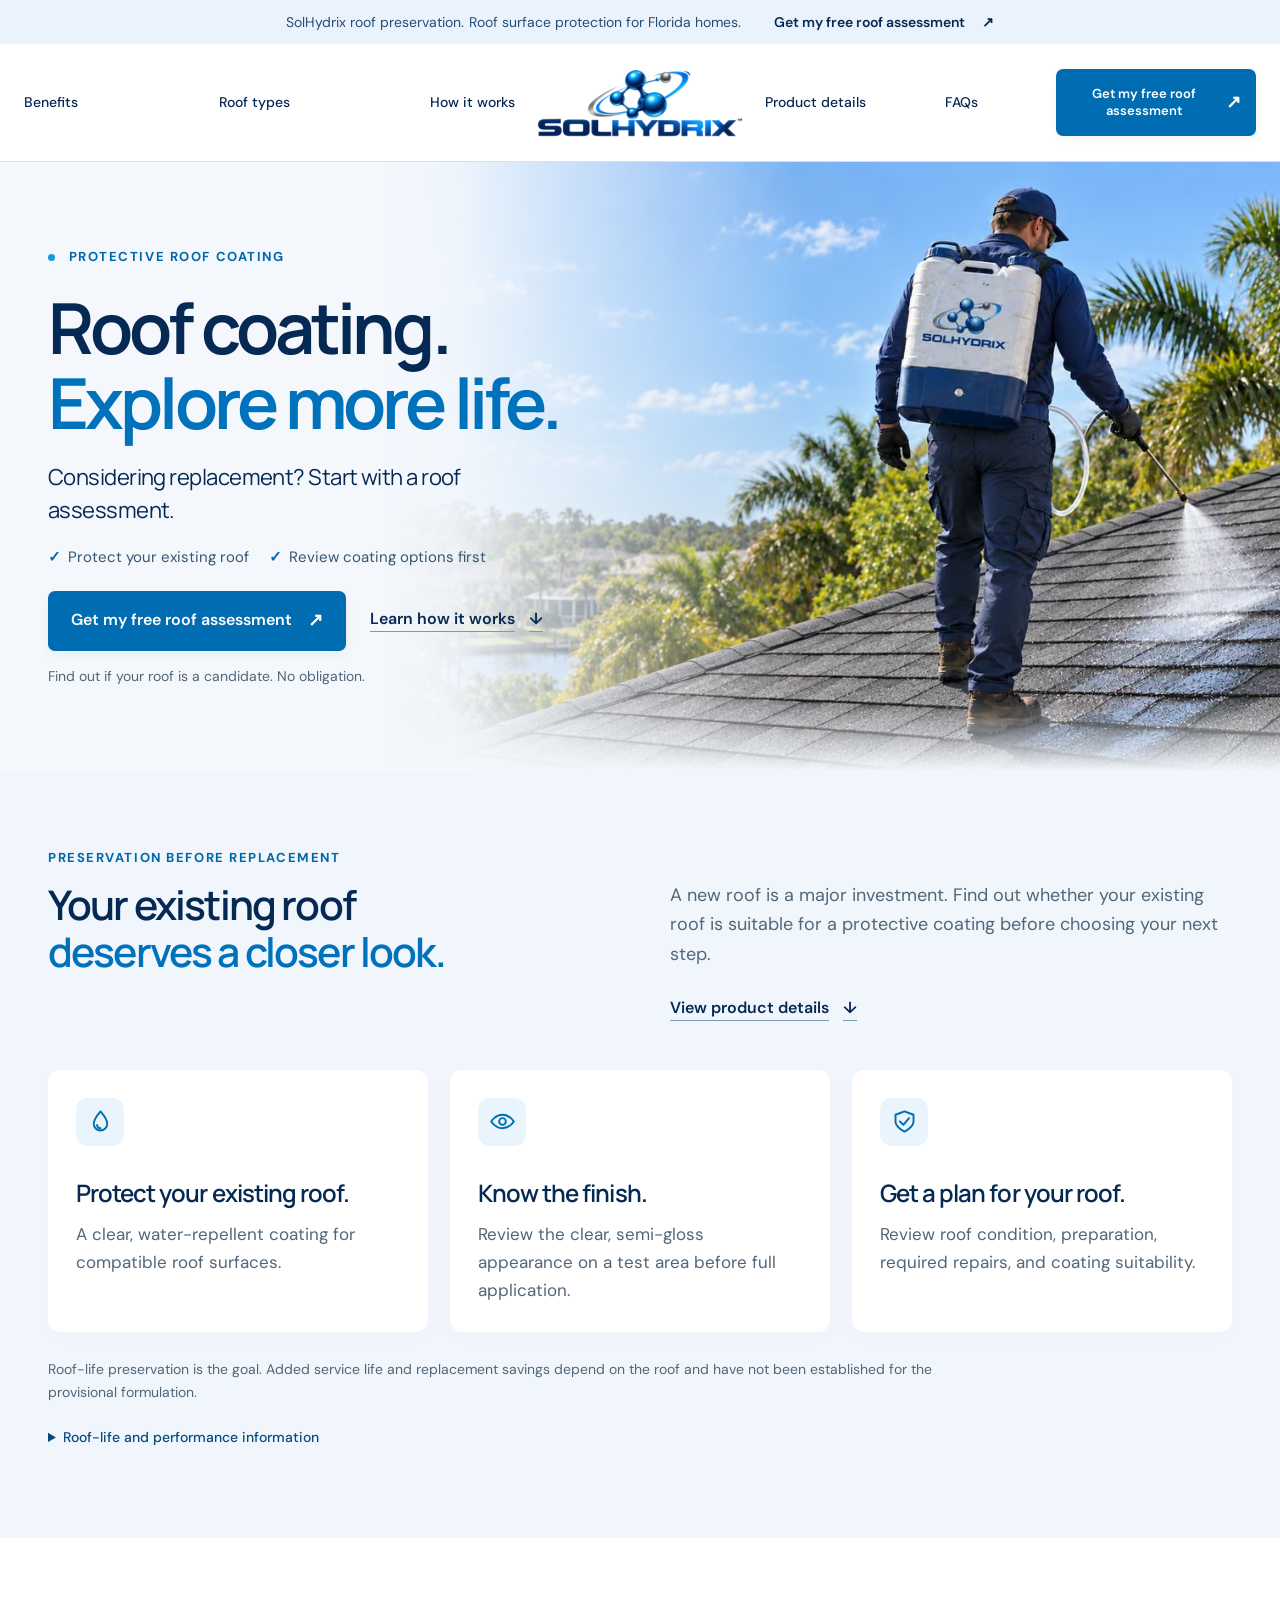
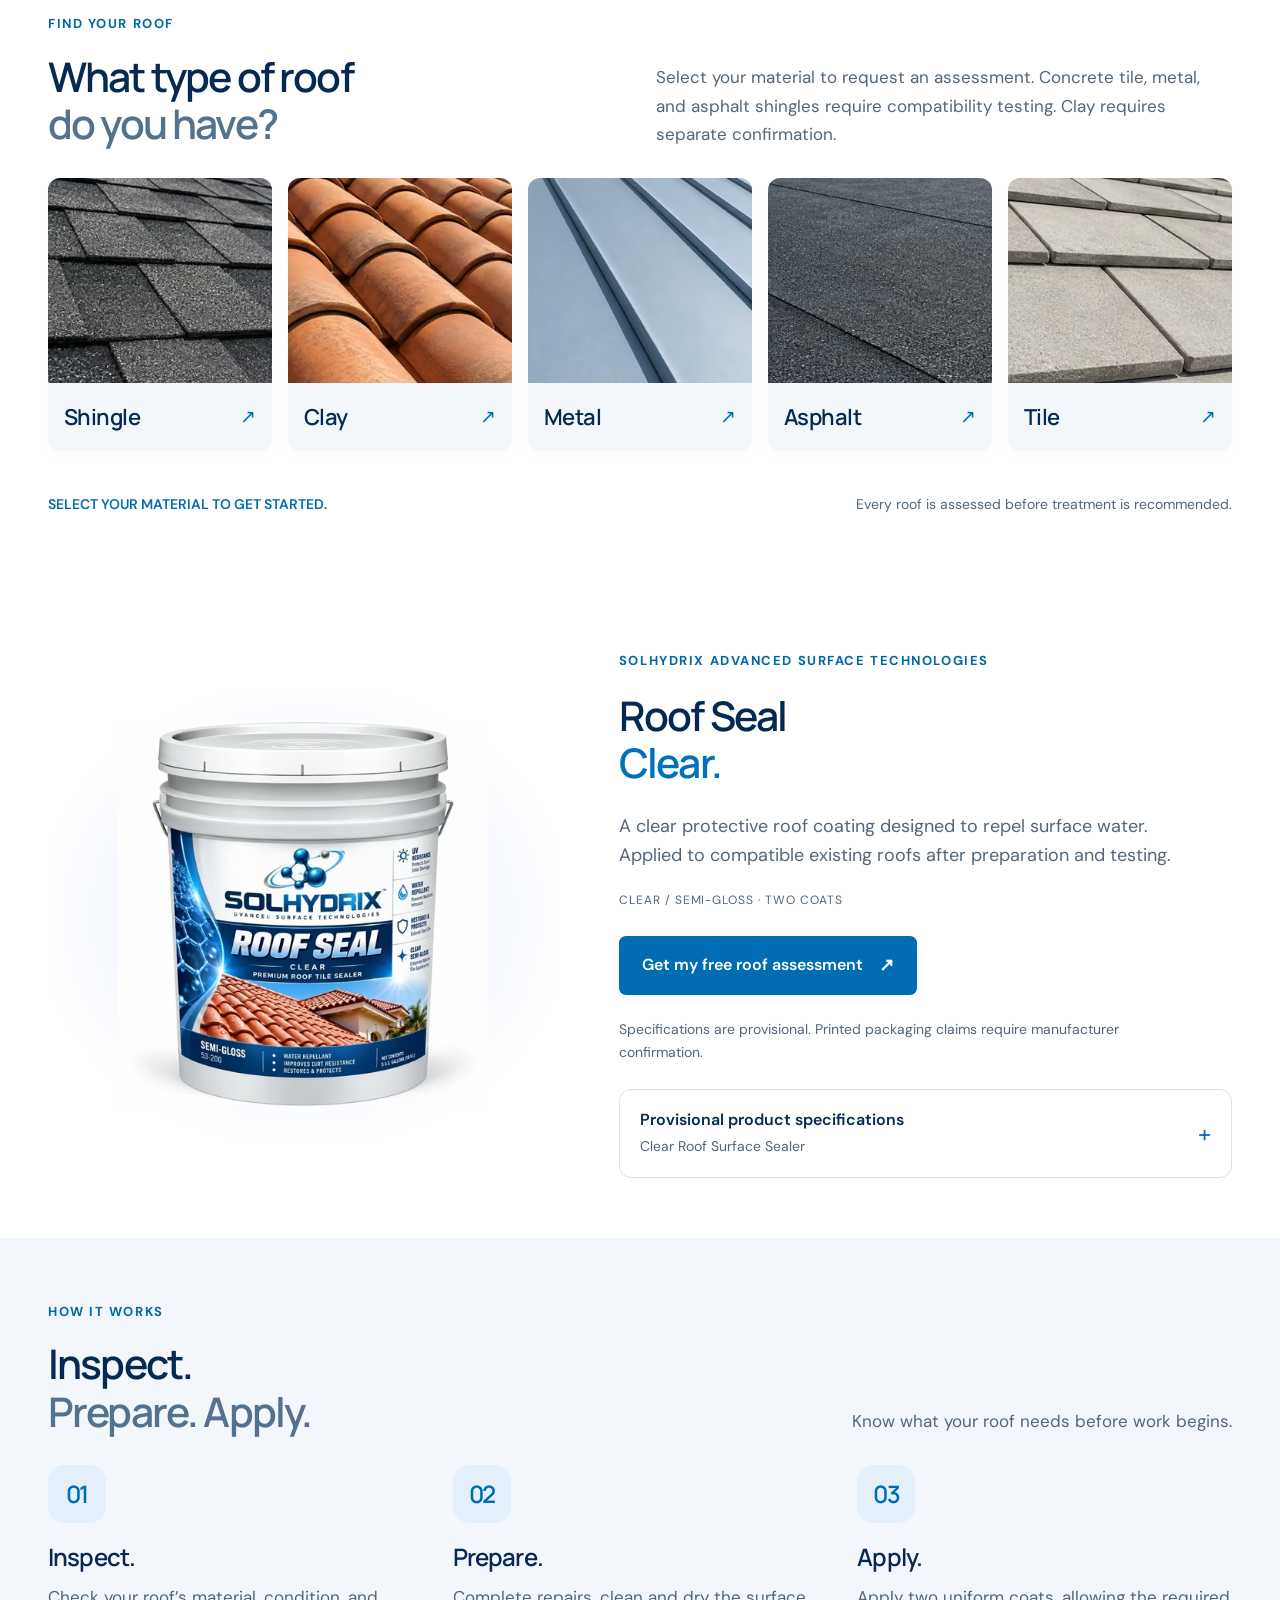
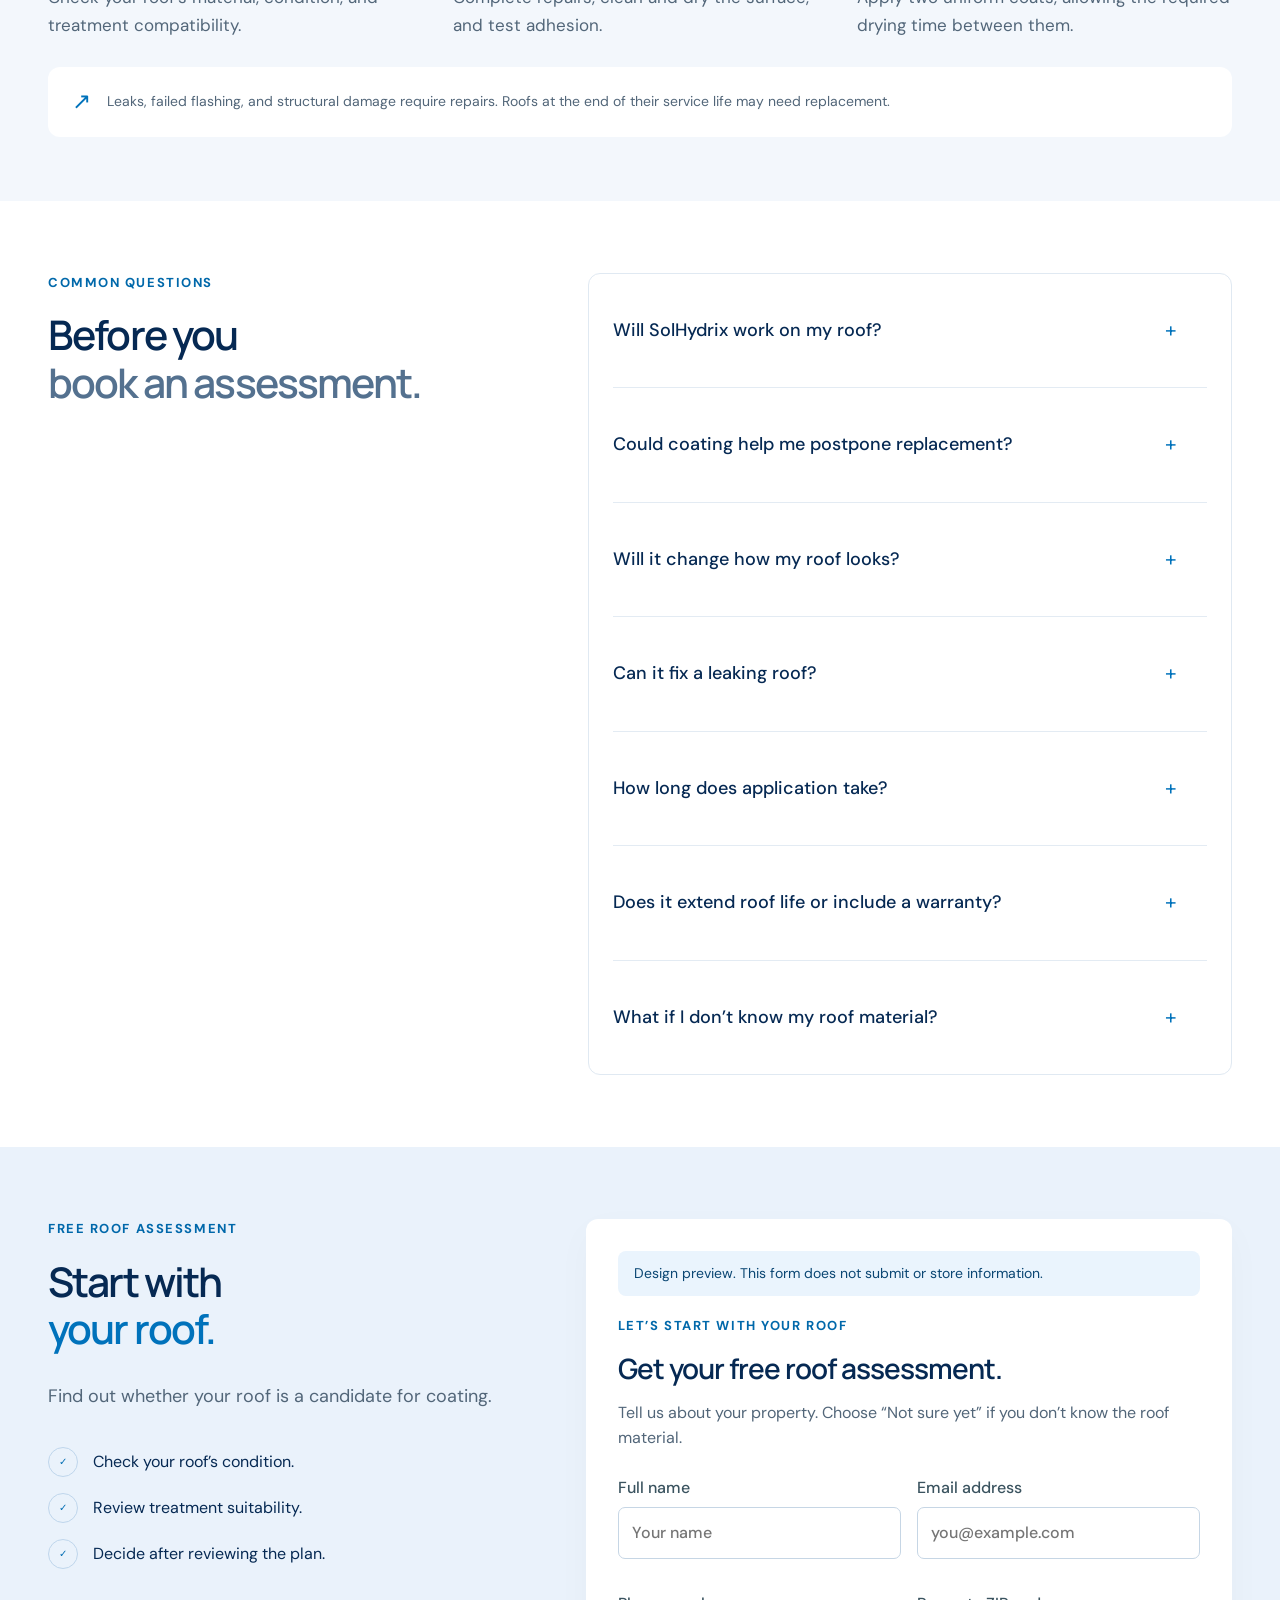
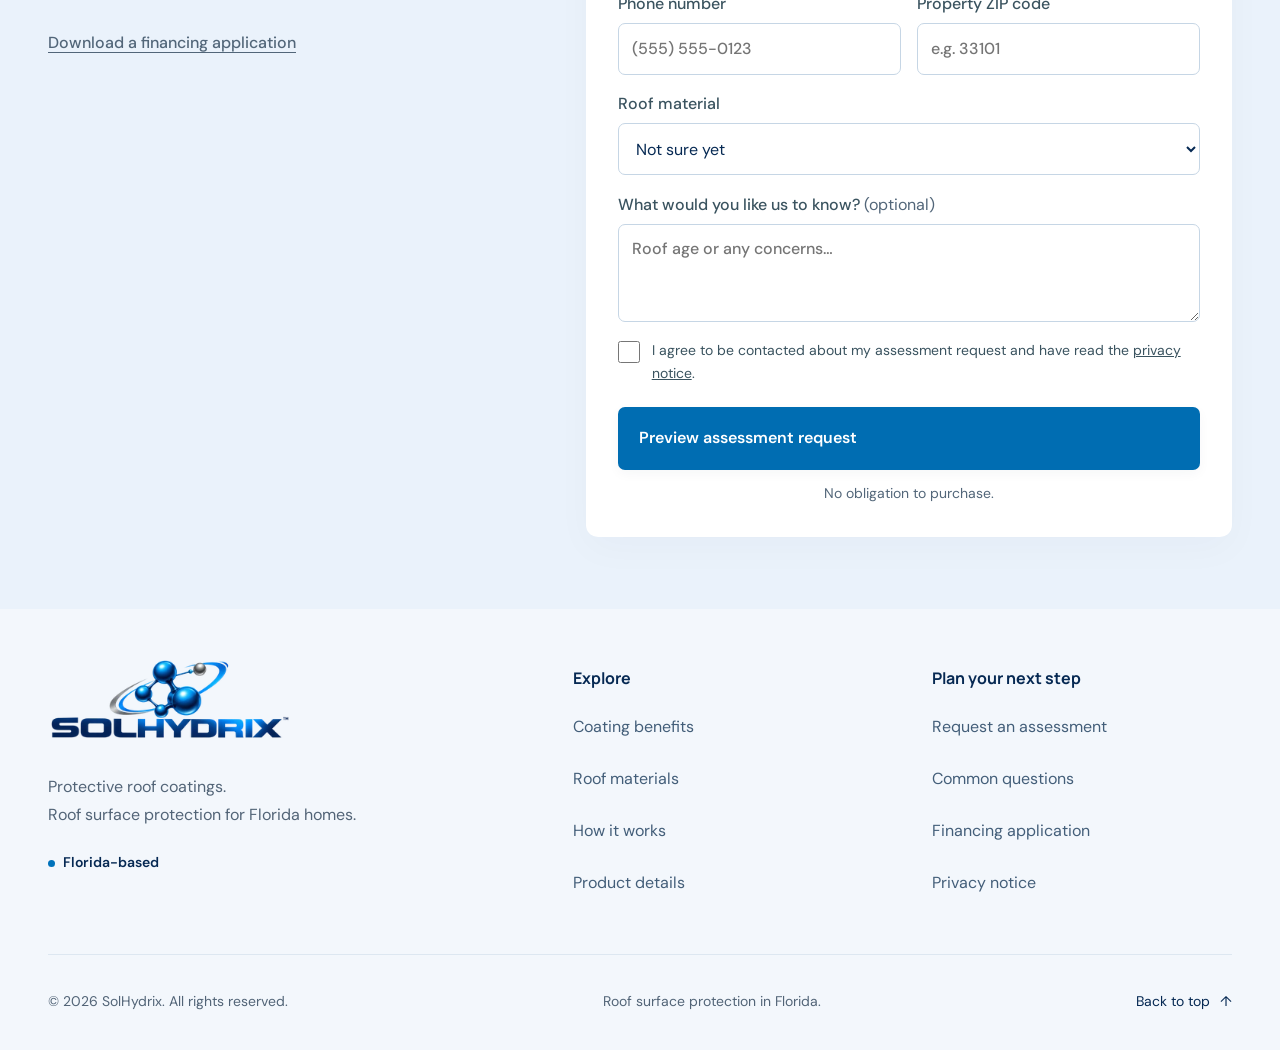
<file: docs/index.html>
<!doctype html>
<html lang="en"><head>
<meta charset="utf-8">
<meta name="viewport" content="width=device-width, initial-scale=1">
<meta name="robots" content="noindex, nofollow">
<meta name="description" content="Static preview of the SolHydrix roof coating website design.">
<meta name="theme-color" content="#ffffff">
<title>SolHydrix | Website design preview</title>
<link rel="icon" href="assets/brand/official-icon-32.png" sizes="32x32">
<link rel="apple-touch-icon" href="assets/brand/official-icon-180.png">
<link rel="preload" href="assets/manrope.woff2?v=8c2def024c1b" as="font" type="font/woff2" crossorigin>
<link rel="preload" href="assets/dm-sans.woff2?v=9fea608a947e" as="font" type="font/woff2" crossorigin>
<link rel="stylesheet" href="performance.bundle.css">
<link rel="stylesheet" href="demo.css">
<script src="site.js" defer></script>
<script src="demo.js" defer></script>
</head><body class="brand-official home">
<a class="skip-link" href="#main">Skip to content</a>
<div class="announcement">SolHydrix roof preservation. <span>Roof surface protection for Florida homes.</span><a href="index.html#assessment">Get my free roof assessment <span aria-hidden="true">↗</span></a></div>
<header class="site-header" id="solhydrix-header">
<a aria-label="SolHydrix home" class="brand" href="index.html"><span class="solhydrix-logo logo-header logo-morph"><span class="logo-full"><img alt="SolHydrix" class="logo-art" decoding="async" height="330" loading="eager" sizes="(max-width: 540px) 180px, 260px" src="assets/brand/official-horizontal-960.webp?v=1793151333" srcset="assets/brand/official-horizontal-320.webp?v=1793151328 320w, assets/brand/official-horizontal-640.webp?v=1793151331 640w, assets/brand/official-horizontal-960.webp?v=1793151333 960w" width="960"/></span><span aria-hidden="true" class="logo-wordmark"><img alt="" class="logo-wordmark-art" decoding="async" height="142" loading="eager" sizes="(max-width: 540px) 140px, 180px" src="assets/brand/official-wordmark-1600.webp?v=1793153058" srcset="assets/brand/official-wordmark-600.webp?v=1793153058 600w, assets/brand/official-wordmark-1000.webp?v=1793153058 1000w, assets/brand/official-wordmark-1600.webp?v=1793153058 1600w" width="1600"/></span></span></a>
<button aria-controls="site-nav" aria-expanded="false" aria-label="Open navigation menu" class="menu-toggle"><span class="menu-label">Menu</span><span aria-hidden="true" class="menu-icon">☰</span></button>
<nav aria-label="Main navigation" id="site-nav">
<div class="nav-group nav-left"><a href="index.html#why-solhydrix">Benefits</a><a href="index.html#roof-types">Roof types</a><a href="index.html#how-it-works">How it works</a></div>
<div class="nav-group nav-right"><a href="index.html#product-specifications">Product details</a><a href="index.html#questions">FAQs</a><a class="button button-small" href="index.html#assessment">Get my free roof assessment <span aria-hidden="true">↗</span></a></div>
</nav></header>
<main id="main">
<section class="hero-premium">
<div class="hero-scene"><picture><source sizes="(max-width: 540px) 100vw, (max-width: 800px) 80vw, 70vw" srcset="assets/optimized/roof-application-480.avif?v=1793158976 480w, assets/optimized/roof-application-768.avif?v=1793158976 768w, assets/optimized/roof-application-1280.avif?v=1793158976 1280w, assets/optimized/roof-application-1600.avif?v=1793158977 1600w" type="image/avif"/><img alt="Illustrative SolHydrix technician spraying roof coating onto asphalt shingles with branded backpack equipment" decoding="async" fetchpriority="high" height="900" loading="eager" sizes="(max-width: 540px) 100vw, (max-width: 800px) 80vw, 70vw" src="assets/optimized/roof-application-1280.webp" srcset="assets/optimized/roof-application-480.webp?v=1793158976 480w, assets/optimized/roof-application-768.webp?v=1793158976 768w, assets/optimized/roof-application-1280.webp?v=1793158976 1280w, assets/optimized/roof-application-1600.webp?v=1793158976 1600w" width="1600"/></picture></div>
<div class="wrap hero-inner">
<div class="hero-premium-copy">
<span class="eyebrow"><span class="status-dot"></span> PROTECTIVE ROOF COATING</span>
<h1>Roof coating.<br/> <span>Explore more life.</span></h1>
<p class="hero-lead">Considering replacement? Start with a roof assessment.</p>
<ul aria-label="Product benefits" class="hero-wins"><li>Protect your existing roof</li><li>Review coating options first</li></ul>
<div class="hero-actions"><a class="button" href="#assessment">Get my free roof assessment <span aria-hidden="true">↗</span></a><a class="text-link" href="#why-solhydrix">Learn how it works <span aria-hidden="true">↓</span></a></div>
<p class="hero-cta-note">Find out if your roof is a candidate. No obligation.</p>
</div>
<div class="scene-note"><span class="note-line"></span><span>PROFESSIONALLY APPLIED COATING.<br/><strong>CARE FOR YOUR EXISTING ROOF.</strong></span></div>
</div>
<div class="hero-base wrap"><span>ROOF SURFACE PROTECTION.</span><span>SEE HOW IT WORKS <span aria-hidden="true">↓</span></span></div>
</section>
<section class="difference-section" id="why-solhydrix">
<div class="wrap difference-grid">
<div class="difference-intro">
<span class="eyebrow">PRESERVATION BEFORE REPLACEMENT</span>
<h2>Your existing roof<br/> <span>deserves a closer look.</span></h2>
<p>A new roof is a major investment. Find out whether your existing roof is suitable for a protective coating before choosing your next step.</p>
<a class="text-link" href="#product-specifications">View product details <span aria-hidden="true">↓</span></a>
</div>
<div class="benefit-marketing">
<div class="feature-grid">
<article><span aria-hidden="true" class="feature-symbol"></span><h3>Protect your existing roof.</h3><p>A clear, water-repellent coating for compatible roof surfaces.</p></article>
<article><span aria-hidden="true" class="feature-symbol"></span><h3>Know the finish.</h3><p>Review the clear, semi-gloss appearance on a test area before full application.</p></article>
<article><span aria-hidden="true" class="feature-symbol"></span><h3>Get a plan for your roof.</h3><p>Review roof condition, preparation, required repairs, and coating suitability.</p></article>
</div>
<p class="benefit-verification">Roof-life preservation is the goal. Added service life and replacement savings depend on the roof and have not been established for the provisional formulation.</p>
<details class="development-detail"><summary>Roof-life and performance information</summary><p>SolHydrix is being developed with longer roof life, sun-exposure protection, and asphalt-shingle granule retention as intended benefits. The provisional documents describe a clear acrylic sealer; they do not establish added years, UV performance, granule-retention results, or savings. Manufacturer verification is required before those results can be stated.</p></details>
</div>
</div>
</section>
<section class="section wrap material-section" id="roof-types">
<div class="section-heading">
<div><span class="eyebrow">FIND YOUR ROOF</span><h2>What type of roof<br/> <span>do you have?</span></h2></div>
<p>Select your material to request an assessment. Concrete tile, metal, and asphalt shingles require compatibility testing. Clay requires separate confirmation.</p>
</div>
<div class="material-grid material-grid-reveal"><a aria-label="Start an assessment for a shingle roof" class="material-card" data-material="Shingle" href="#assessment"><div class="material-photo material-shingle"><picture><source sizes="(max-width: 540px) 45vw, (max-width: 1000px) 30vw, 250px" srcset="assets/optimized/roof-shingle-240.avif?v=1793158977 240w, assets/optimized/roof-shingle-320.avif?v=1793158977 320w, assets/optimized/roof-shingle-480.avif?v=1793158977 480w" type="image/avif"/><img alt="Shingle roof surface" class="material-image" decoding="async" height="400" loading="lazy" sizes="auto, (max-width: 540px) 45vw, (max-width: 1000px) 30vw, 250px" src="assets/optimized/roof-shingle-480.webp?v=1793158977" srcset="assets/optimized/roof-shingle-240.webp?v=1793158977 240w, assets/optimized/roof-shingle-320.webp?v=1793158977 320w, assets/optimized/roof-shingle-480.webp?v=1793158977 480w" width="480"/></picture></div><span><strong>Shingle</strong><i aria-hidden="true">↗</i></span></a><a aria-label="Start an assessment for a clay roof" class="material-card" data-material="Clay" href="#assessment"><div class="material-photo material-clay"><picture><source sizes="(max-width: 540px) 45vw, (max-width: 1000px) 30vw, 250px" srcset="assets/optimized/roof-clay-240.avif?v=1793158977 240w, assets/optimized/roof-clay-320.avif?v=1793158977 320w, assets/optimized/roof-clay-480.avif?v=1793158977 480w" type="image/avif"/><img alt="Clay roof surface" class="material-image" decoding="async" height="400" loading="lazy" sizes="auto, (max-width: 540px) 45vw, (max-width: 1000px) 30vw, 250px" src="assets/optimized/roof-clay-480.webp?v=1793158977" srcset="assets/optimized/roof-clay-240.webp?v=1793158977 240w, assets/optimized/roof-clay-320.webp?v=1793158977 320w, assets/optimized/roof-clay-480.webp?v=1793158977 480w" width="480"/></picture></div><span><strong>Clay</strong><i aria-hidden="true">↗</i></span></a><a aria-label="Start an assessment for a metal roof" class="material-card" data-material="Metal" href="#assessment"><div class="material-photo material-metal"><picture><source sizes="(max-width: 540px) 45vw, (max-width: 1000px) 30vw, 250px" srcset="assets/optimized/roof-metal-240.avif?v=1793158977 240w, assets/optimized/roof-metal-320.avif?v=1793158977 320w, assets/optimized/roof-metal-480.avif?v=1793158977 480w" type="image/avif"/><img alt="Metal roof surface" class="material-image" decoding="async" height="400" loading="lazy" sizes="auto, (max-width: 540px) 45vw, (max-width: 1000px) 30vw, 250px" src="assets/optimized/roof-metal-480.webp?v=1793158977" srcset="assets/optimized/roof-metal-240.webp?v=1793158977 240w, assets/optimized/roof-metal-320.webp?v=1793158977 320w, assets/optimized/roof-metal-480.webp?v=1793158977 480w" width="480"/></picture></div><span><strong>Metal</strong><i aria-hidden="true">↗</i></span></a><a aria-label="Start an assessment for an asphalt roof" class="material-card" data-material="Asphalt" href="#assessment"><div class="material-photo material-asphalt"><picture><source sizes="(max-width: 540px) 45vw, (max-width: 1000px) 30vw, 250px" srcset="assets/optimized/roof-asphalt-240.avif?v=1793158977 240w, assets/optimized/roof-asphalt-320.avif?v=1793158977 320w, assets/optimized/roof-asphalt-480.avif?v=1793158977 480w" type="image/avif"/><img alt="Asphalt roof surface" class="material-image" decoding="async" height="400" loading="lazy" sizes="auto, (max-width: 540px) 45vw, (max-width: 1000px) 30vw, 250px" src="assets/optimized/roof-asphalt-480.webp?v=1793158977" srcset="assets/optimized/roof-asphalt-240.webp?v=1793158977 240w, assets/optimized/roof-asphalt-320.webp?v=1793158977 320w, assets/optimized/roof-asphalt-480.webp?v=1793158977 480w" width="480"/></picture></div><span><strong>Asphalt</strong><i aria-hidden="true">↗</i></span></a><a aria-label="Start an assessment for a tile roof" class="material-card" data-material="Tile" href="#assessment"><div class="material-photo material-tile"><picture><source sizes="(max-width: 540px) 45vw, (max-width: 1000px) 30vw, 250px" srcset="assets/optimized/roof-tile-240.avif?v=1793158977 240w, assets/optimized/roof-tile-320.avif?v=1793158977 320w, assets/optimized/roof-tile-480.avif?v=1793158977 480w" type="image/avif"/><img alt="Tile roof surface" class="material-image" decoding="async" height="400" loading="lazy" sizes="auto, (max-width: 540px) 45vw, (max-width: 1000px) 30vw, 250px" src="assets/optimized/roof-tile-480.webp?v=1793158977" srcset="assets/optimized/roof-tile-240.webp?v=1793158977 240w, assets/optimized/roof-tile-320.webp?v=1793158977 320w, assets/optimized/roof-tile-480.webp?v=1793158977 480w" width="480"/></picture></div><span><strong>Tile</strong><i aria-hidden="true">↗</i></span></a></div>
<div class="material-bottom"><span>SELECT YOUR MATERIAL TO GET STARTED.</span><p>Every roof is assessed before treatment is recommended.</p></div>
</section>
<section aria-labelledby="brand-product-title" class="brand-product"><div class="wrap brand-product-grid"><div class="brand-product-visual"><picture><source sizes="(max-width: 540px) 240px, 370px" srcset="assets/optimized/roof-seal-clear-240.avif?v=1793158978 240w, assets/optimized/roof-seal-clear-360.avif?v=1793158978 360w, assets/optimized/roof-seal-clear-480.avif?v=1793158978 480w, assets/optimized/roof-seal-clear-720.avif?v=1793158978 720w, assets/optimized/roof-seal-clear-960.avif?v=1793158978 960w" type="image/avif"/><img alt="SolHydrix Roof Seal Clear official product mockup" class="bucket-art" decoding="async" height="997" loading="lazy" sizes="auto, (max-width: 540px) 240px, 370px" src="assets/brand/official-roofsealclear-960.webp?v=1793151338" srcset="assets/brand/official-roofsealclear-320.webp?v=1793151338 320w, assets/brand/official-roofsealclear-640.webp?v=1793151338 640w, assets/brand/official-roofsealclear-960.webp?v=1793151338 960w" width="960"/></picture></div><div class="brand-product-copy"><span class="eyebrow">SOLHYDRIX ADVANCED SURFACE TECHNOLOGIES</span><h2 id="brand-product-title">Roof Seal<br/><span>Clear.</span></h2><p>A clear protective roof coating designed to repel surface water. Applied to compatible existing roofs after preparation and testing.</p><p class="product-finish">CLEAR / SEMI-GLOSS · TWO COATS</p><a class="button" href="#assessment">Get my free roof assessment <span aria-hidden="true">↗</span></a><p class="brand-product-note">Specifications are provisional. Printed packaging claims require manufacturer confirmation.</p><details class="product-specifications" id="product-specifications">
<summary><span><strong>Provisional product specifications</strong><small>Clear Roof Surface Sealer</small></span><span aria-hidden="true" class="spec-toggle"></span></summary>
<div class="spec-content">
<p class="spec-status"><strong>Provisional technical basis.</strong> All figures are conditional on verification of the final formulation and manufacturing controls.</p>
<p>UV protection, asphalt-shingle granule retention, and roof-life extension are intended product benefits awaiting manufacturer performance verification. These provisional documents do not establish a measured improvement in those areas.</p>
<table class="spec-table"><caption>Clear Roof Surface Sealer provisional specifications</caption><tbody>
<tr><th scope="row">Finish</th><td>Clear / Semi-gloss</td></tr>
<tr><th scope="row">Packaging</th><td>5 U.S. gallons</td></tr>
<tr><th scope="row">Application</th><td>Two coats</td></tr>
<tr><th scope="row">VOC</th><td>66 g/L</td></tr>
<tr><th scope="row">Touch dry</th><td>Approximately 2 hours</td></tr>
<tr><th scope="row">Recoat</th><td>Approximately 4 hours</td></tr>
</tbody></table>
<p class="spec-conditions">Drying times assume 77°F (25°C) and 50% relative humidity. Touch dry and recoat times are not full-cure times. Actual conditions can affect drying.</p>
<h3>Surface and application requirements</h3>
<p>The provisional documents identify flat and barrel concrete tile, metal roofing, and asphalt shingles, subject to compatibility verification. Clay tile requires separate confirmation.</p>
<p>Repair defects and flashing before application. Surfaces must be dry, clean, and sound. Verify adhesion and compatibility on a test area. Avoid conditions where rain, condensation, or unsuitable temperatures may affect curing.</p>
<p class="spec-final-note">Professional applicators must use appropriate PPE and fall protection. Refer to the product-specific Safety Data Sheet. Safety documentation, approvals, and warranties must be issued or confirmed by the manufacturer. Final product instructions govern application.</p>
</div>
</details>
</div></div></section>
<section class="process-band" id="how-it-works">
<div class="section wrap process-section">
<div class="section-heading"><div><span class="eyebrow">HOW IT WORKS</span><h2>Inspect.<br/> <span>Prepare. Apply.</span></h2></div><p>Know what your roof needs before work begins.</p></div>
<div class="steps">
<article><span class="step-number">01</span><h3>Inspect.</h3><p>Check your roof’s material, condition, and treatment compatibility.</p></article>
<article><span class="step-number">02</span><h3>Prepare.</h3><p>Complete repairs, clean and dry the surface, and test adhesion.</p></article>
<article><span class="step-number">03</span><h3>Apply.</h3><p>Apply two uniform coats, allowing the required drying time between them.</p></article>
</div>
<div class="process-note"><span aria-hidden="true">↗</span><p>Leaks, failed flashing, and structural damage require repairs. Roofs at the end of their service life may need replacement.</p></div>
</div>
</section>
<section class="section wrap faq-section" id="questions">
<div><span class="eyebrow">COMMON QUESTIONS</span><h2>Before you<br/> <span>book an assessment.</span></h2></div>
<div class="faqs">
<details><summary>Will SolHydrix work on my roof?</summary><p>The provisional specifications identify flat and barrel concrete tile, metal roofing, and asphalt shingles. Your roof needs a condition assessment and compatibility test. Clay and other surfaces require separate confirmation.</p></details>
<details><summary>Could coating help me postpone replacement?</summary><p>An assessment can establish whether your roof is suitable for coating. The provisional SolHydrix documents do not establish how long replacement could be deferred or a savings amount. Roofs with structural problems or at the end of their service life may need replacement.</p></details>
<details><summary>Will it change how my roof looks?</summary><p>The specified finish is clear and semi-gloss. A test area helps you review the appearance and adhesion before the full application.</p></details>
<details><summary>Can it fix a leaking roof?</summary><p>Leaks, damaged flashing, and structural problems need appropriate roofing repairs before sealer application.</p></details>
<details><summary>How long does application take?</summary><p>The schedule depends on preparation, roof size, and weather. Provisional drying times are about 2 hours to touch dry and 4 hours to recoat at 77°F and 50% relative humidity. These are not full-cure times.</p></details>
<details><summary>Does it extend roof life or include a warranty?</summary><p>A measured increase in roof life has not been established by the provisional documents. Any warranty must be issued or confirmed by the manufacturer. Review written terms before approving treatment.</p></details>
<details><summary>What if I don’t know my roof material?</summary><p>Choose “Not sure yet” on the form and share what you know.</p></details>
</div>
</section>
<section class="assessment-section" id="assessment">
<div class="wrap assessment-layout">
<div class="assessment-copy"><span class="eyebrow">FREE ROOF ASSESSMENT</span><h2>Start with<br/> <span>your roof.</span></h2><p>Find out whether your roof is a candidate for coating.</p><div class="assessment-points"><div><span>✓</span><p>Check your roof’s condition.</p></div><div><span>✓</span><p>Review treatment suitability.</p></div><div><span>✓</span><p>Decide after reviewing the plan.</p></div></div><p class="assessment-financing"><a href="financing.html">Download a financing application</a></p><span class="local-note">SOLHYDRIX · ROOF SURFACE PROTECTION.</span></div>
<div><div aria-label="Assessment form preview" class="assessment-form" role="group"><p class="demo-note">Design preview. This form does not submit or store information.</p>

<div class="form-top"><span class="eyebrow">LET’S START WITH YOUR ROOF</span><h3>Get your free roof assessment.</h3><p>Tell us about your property. Choose “Not sure yet” if you don’t know the roof material.</p></div>
<div class="form-grid">
<label>Full name<input maxlength="100" placeholder="Your name"/></label>
<label>Email address<input maxlength="160" placeholder="you@example.com" type="email"/></label>
<label>Phone number<input maxlength="30" placeholder="(555) 555-0123" type="tel"/></label>
<label>Property ZIP code<input inputmode="numeric" maxlength="5" pattern="[0-9]{5}" placeholder="e.g. 33101"/></label>
</div>
<label>Roof material<select id="roof-material"><option value="Not sure">Not sure yet</option><option>Shingle</option><option>Clay</option><option>Metal</option><option>Asphalt</option><option>Tile</option></select></label>
<label>What would you like us to know? <span class="optional">(optional)</span><textarea maxlength="2000" placeholder="Roof age or any concerns…" rows="3"></textarea></label>

<label class="consent"><input type="checkbox" value="1"/><span>I agree to be contacted about my assessment request and have read the <a href="privacy.html">privacy notice</a>.</span></label>
<button class="button" data-demo-action="assessment" type="button">Preview assessment request</button><p class="form-note">No obligation to purchase.</p>
<p class="demo-response" hidden="" role="status">Preview only. No information was sent.</p></div>
</div>
</div>
</section>
</main>
<footer class="site-footer showcase-footer">
<div class="wrap footer-shell">
<div class="footer-grid">
<div class="footer-identity">
<a aria-label="SolHydrix home" class="brand" href="index.html"><picture class="solhydrix-logo logo-footer"><img alt="SolHydrix" class="logo-art logo-layout-horizontal" decoding="async" height="330" loading="lazy" sizes="(max-width: 540px) 180px, 250px" src="assets/brand/official-horizontal-960.webp?v=1793151333" srcset="assets/brand/official-horizontal-320.webp?v=1793151328 320w, assets/brand/official-horizontal-640.webp?v=1793151331 640w, assets/brand/official-horizontal-960.webp?v=1793151333 960w" width="960"/></picture></a>
<p>Protective roof coatings.<br/>Roof surface protection for Florida homes.</p>
<span class="footer-location"><span aria-hidden="true"></span>Florida-based</span>
</div>
<nav aria-label="Explore SolHydrix" class="footer-links">
<h3>Explore</h3>
<a href="index.html#why-solhydrix">Coating benefits</a>
<a href="index.html#roof-types">Roof materials</a>
<a href="index.html#how-it-works">How it works</a>
<a href="index.html#product-specifications">Product details</a>
</nav>
<nav aria-label="SolHydrix resources" class="footer-links">
<h3>Plan your next step</h3>
<a href="index.html#assessment">Request an assessment</a>
<a href="index.html#questions">Common questions</a>
<a href="financing.html">Financing application</a>
<a href="privacy.html">Privacy notice</a>
</nav>
</div>
<div class="footer-legal"><span>© 2026 SolHydrix. All rights reserved.</span><span>Roof surface protection in Florida.</span><a href="#main">Back to top <span aria-hidden="true">↑</span></a></div>
</div>
</footer>
</body></html>
</file>
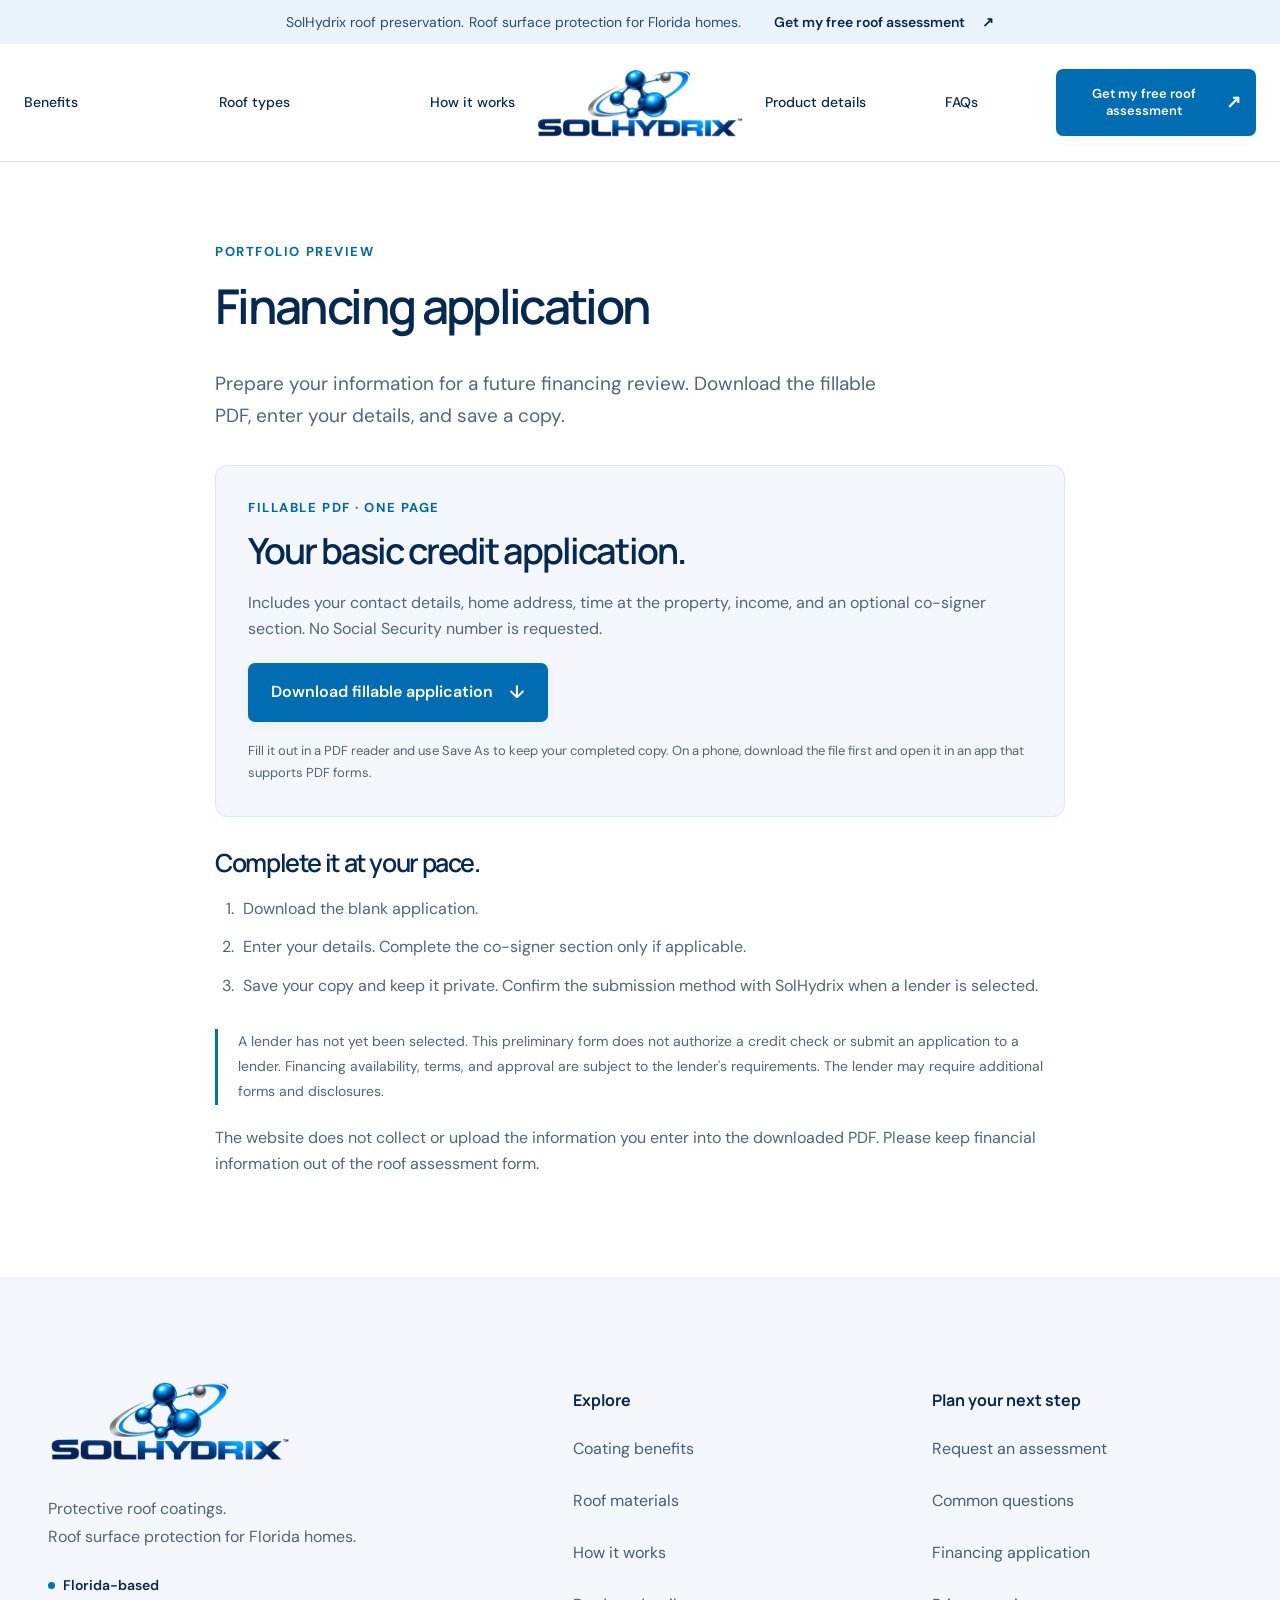
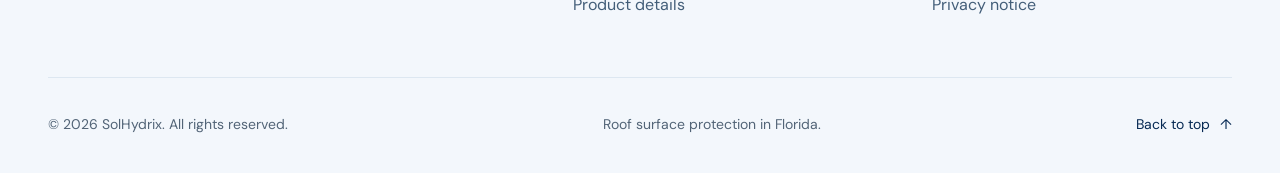
<file: docs/financing.html>
<!doctype html>
<html lang="en"><head>
<meta charset="utf-8">
<meta name="viewport" content="width=device-width, initial-scale=1">
<meta name="robots" content="noindex, nofollow">
<meta name="description" content="Preview of the SolHydrix downloadable financing form.">
<meta name="theme-color" content="#ffffff">
<title>Financing application | SolHydrix preview</title>
<link rel="icon" href="assets/brand/official-icon-32.png" sizes="32x32">
<link rel="apple-touch-icon" href="assets/brand/official-icon-180.png">
<link rel="preload" href="assets/manrope.woff2?v=8c2def024c1b" as="font" type="font/woff2" crossorigin>
<link rel="preload" href="assets/dm-sans.woff2?v=9fea608a947e" as="font" type="font/woff2" crossorigin>
<link rel="stylesheet" href="performance.bundle.css">
<link rel="stylesheet" href="demo.css">
<script src="site.js" defer></script>
<script src="demo.js" defer></script>
</head><body class="brand-official page">
<a class="skip-link" href="#main">Skip to content</a>
<div class="announcement">SolHydrix roof preservation. <span>Roof surface protection for Florida homes.</span><a href="index.html#assessment">Get my free roof assessment <span aria-hidden="true">↗</span></a></div>
<header class="site-header" id="solhydrix-header">
<a aria-label="SolHydrix home" class="brand" href="index.html"><span class="solhydrix-logo logo-header logo-morph"><span class="logo-full"><img alt="SolHydrix" class="logo-art" decoding="async" height="330" loading="eager" sizes="(max-width: 540px) 180px, 260px" src="assets/brand/official-horizontal-960.webp?v=1793151333" srcset="assets/brand/official-horizontal-320.webp?v=1793151328 320w, assets/brand/official-horizontal-640.webp?v=1793151331 640w, assets/brand/official-horizontal-960.webp?v=1793151333 960w" width="960"/></span><span aria-hidden="true" class="logo-wordmark"><img alt="" class="logo-wordmark-art" decoding="async" height="142" loading="eager" sizes="(max-width: 540px) 140px, 180px" src="assets/brand/official-wordmark-1600.webp?v=1793153058" srcset="assets/brand/official-wordmark-600.webp?v=1793153058 600w, assets/brand/official-wordmark-1000.webp?v=1793153058 1000w, assets/brand/official-wordmark-1600.webp?v=1793153058 1600w" width="1600"/></span></span></a>
<button aria-controls="site-nav" aria-expanded="false" aria-label="Open navigation menu" class="menu-toggle"><span class="menu-label">Menu</span><span aria-hidden="true" class="menu-icon">☰</span></button>
<nav aria-label="Main navigation" id="site-nav">
<div class="nav-group nav-left"><a href="index.html#why-solhydrix">Benefits</a><a href="index.html#roof-types">Roof types</a><a href="index.html#how-it-works">How it works</a></div>
<div class="nav-group nav-right"><a href="index.html#product-specifications">Product details</a><a href="index.html#questions">FAQs</a><a class="button button-small" href="index.html#assessment">Get my free roof assessment <span aria-hidden="true">↗</span></a></div>
</nav></header>
<main id="main"><div class="prose wrap"><span class="eyebrow">PORTFOLIO PREVIEW</span><h1>Financing application</h1>
<div class="financing-intro">
<p>Prepare your information for a future financing review. Download the fillable PDF, enter your details, and save a copy.</p>
<div class="financing-download">
<span class="eyebrow">FILLABLE PDF · ONE PAGE</span>
<h2>Your basic credit application.</h2>
<p>Includes your contact details, home address, time at the property, income, and an optional co-signer section. No Social Security number is requested.</p>
<a class="button" download="SolHydrix-Basic-Credit-Application.pdf" href="assets/documents/SolHydrix-Basic-Credit-Application.pdf">Download fillable application <span aria-hidden="true">↓</span></a>
<p class="financing-caption">Fill it out in a PDF reader and use Save As to keep your completed copy. On a phone, download the file first and open it in an app that supports PDF forms.</p>
</div>
<h2>Complete it at your pace.</h2>
<ol><li>Download the blank application.</li><li>Enter your details. Complete the co-signer section only if applicable.</li><li>Save your copy and keep it private. Confirm the submission method with SolHydrix when a lender is selected.</li></ol>
<p class="financing-notice">A lender has not yet been selected. This preliminary form does not authorize a credit check or submit an application to a lender. Financing availability, terms, and approval are subject to the lender's requirements. The lender may require additional forms and disclosures.</p>
<p>The website does not collect or upload the information you enter into the downloaded PDF. Please keep financial information out of the roof assessment form.</p>
</div>

</div></main>
<footer class="site-footer showcase-footer">
<div class="wrap footer-shell">
<div class="footer-grid">
<div class="footer-identity">
<a aria-label="SolHydrix home" class="brand" href="index.html"><picture class="solhydrix-logo logo-footer"><img alt="SolHydrix" class="logo-art logo-layout-horizontal" decoding="async" height="330" loading="lazy" sizes="(max-width: 540px) 180px, 250px" src="assets/brand/official-horizontal-960.webp?v=1793151333" srcset="assets/brand/official-horizontal-320.webp?v=1793151328 320w, assets/brand/official-horizontal-640.webp?v=1793151331 640w, assets/brand/official-horizontal-960.webp?v=1793151333 960w" width="960"/></picture></a>
<p>Protective roof coatings.<br/>Roof surface protection for Florida homes.</p>
<span class="footer-location"><span aria-hidden="true"></span>Florida-based</span>
</div>
<nav aria-label="Explore SolHydrix" class="footer-links">
<h3>Explore</h3>
<a href="index.html#why-solhydrix">Coating benefits</a>
<a href="index.html#roof-types">Roof materials</a>
<a href="index.html#how-it-works">How it works</a>
<a href="index.html#product-specifications">Product details</a>
</nav>
<nav aria-label="SolHydrix resources" class="footer-links">
<h3>Plan your next step</h3>
<a href="index.html#assessment">Request an assessment</a>
<a href="index.html#questions">Common questions</a>
<a href="financing.html">Financing application</a>
<a href="privacy.html">Privacy notice</a>
</nav>
</div>
<div class="footer-legal"><span>© 2026 SolHydrix. All rights reserved.</span><span>Roof surface protection in Florida.</span><a href="#main">Back to top <span aria-hidden="true">↑</span></a></div>
</div>
</footer>
</body></html>
</file>
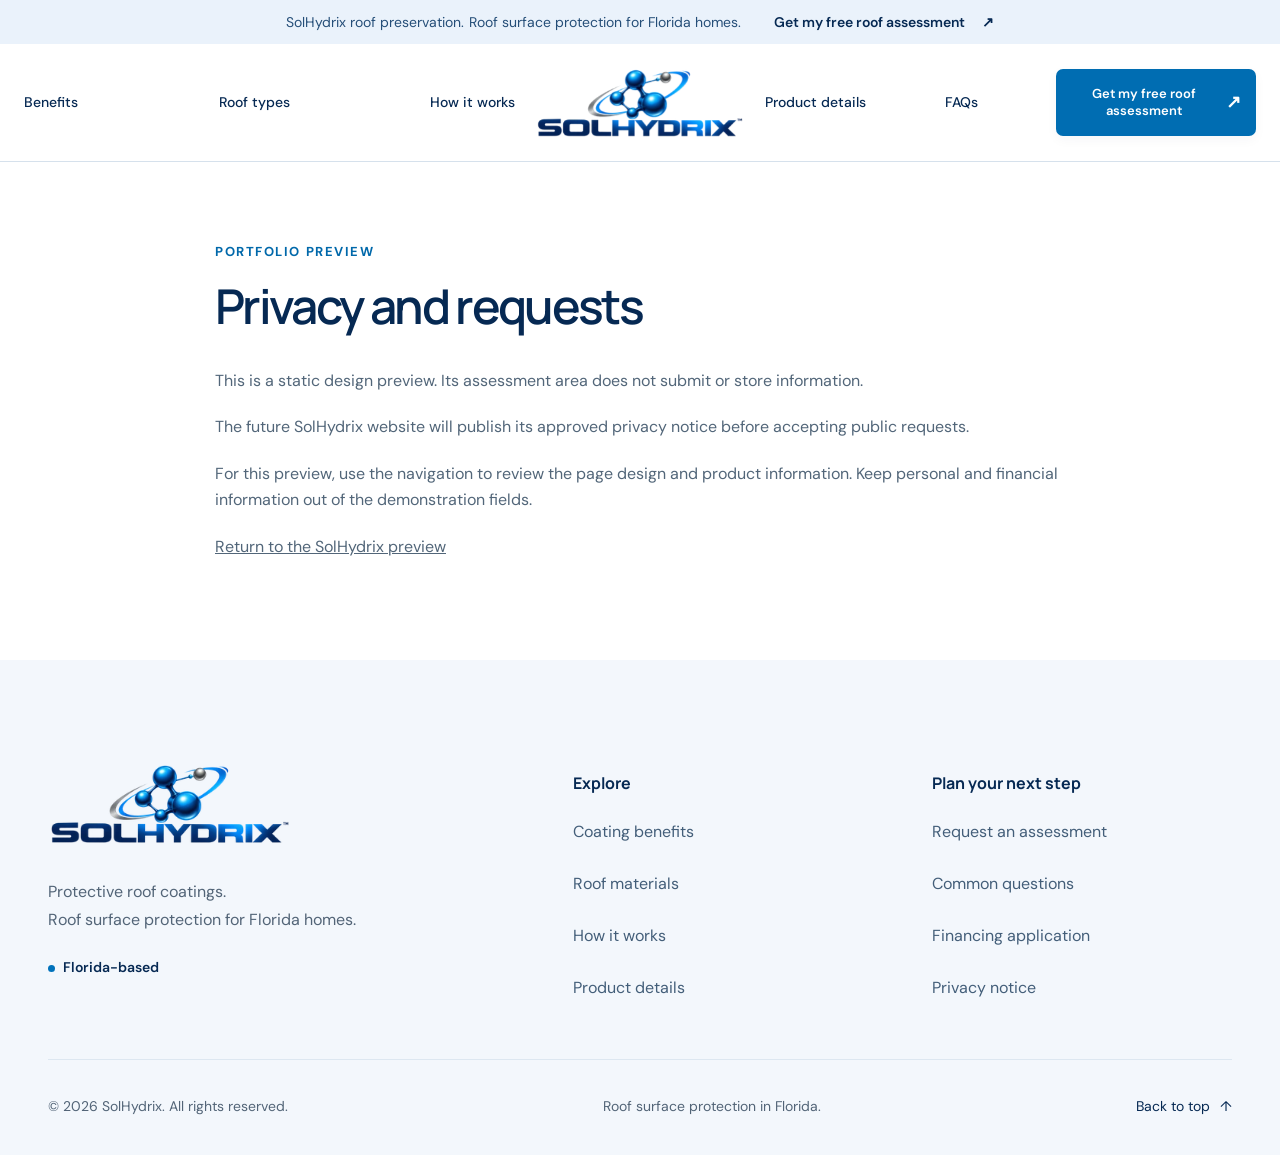
<file: docs/privacy.html>
<!doctype html>
<html lang="en"><head>
<meta charset="utf-8">
<meta name="viewport" content="width=device-width, initial-scale=1">
<meta name="robots" content="noindex, nofollow">
<meta name="description" content="Privacy information for the SolHydrix static design preview.">
<meta name="theme-color" content="#ffffff">
<title>Privacy | SolHydrix preview</title>
<link rel="icon" href="assets/brand/official-icon-32.png" sizes="32x32">
<link rel="apple-touch-icon" href="assets/brand/official-icon-180.png">
<link rel="preload" href="assets/manrope.woff2?v=8c2def024c1b" as="font" type="font/woff2" crossorigin>
<link rel="preload" href="assets/dm-sans.woff2?v=9fea608a947e" as="font" type="font/woff2" crossorigin>
<link rel="stylesheet" href="performance.bundle.css">
<link rel="stylesheet" href="demo.css">
<script src="site.js" defer></script>
<script src="demo.js" defer></script>
</head><body class="brand-official page">
<a class="skip-link" href="#main">Skip to content</a>
<div class="announcement">SolHydrix roof preservation. <span>Roof surface protection for Florida homes.</span><a href="index.html#assessment">Get my free roof assessment <span aria-hidden="true">↗</span></a></div>
<header class="site-header" id="solhydrix-header">
<a aria-label="SolHydrix home" class="brand" href="index.html"><span class="solhydrix-logo logo-header logo-morph"><span class="logo-full"><img alt="SolHydrix" class="logo-art" decoding="async" height="330" loading="eager" sizes="(max-width: 540px) 180px, 260px" src="assets/brand/official-horizontal-960.webp?v=1793151333" srcset="assets/brand/official-horizontal-320.webp?v=1793151328 320w, assets/brand/official-horizontal-640.webp?v=1793151331 640w, assets/brand/official-horizontal-960.webp?v=1793151333 960w" width="960"/></span><span aria-hidden="true" class="logo-wordmark"><img alt="" class="logo-wordmark-art" decoding="async" height="142" loading="eager" sizes="(max-width: 540px) 140px, 180px" src="assets/brand/official-wordmark-1600.webp?v=1793153058" srcset="assets/brand/official-wordmark-600.webp?v=1793153058 600w, assets/brand/official-wordmark-1000.webp?v=1793153058 1000w, assets/brand/official-wordmark-1600.webp?v=1793153058 1600w" width="1600"/></span></span></a>
<button aria-controls="site-nav" aria-expanded="false" aria-label="Open navigation menu" class="menu-toggle"><span class="menu-label">Menu</span><span aria-hidden="true" class="menu-icon">☰</span></button>
<nav aria-label="Main navigation" id="site-nav">
<div class="nav-group nav-left"><a href="index.html#why-solhydrix">Benefits</a><a href="index.html#roof-types">Roof types</a><a href="index.html#how-it-works">How it works</a></div>
<div class="nav-group nav-right"><a href="index.html#product-specifications">Product details</a><a href="index.html#questions">FAQs</a><a class="button button-small" href="index.html#assessment">Get my free roof assessment <span aria-hidden="true">↗</span></a></div>
</nav></header>
<main id="main"><div class="prose wrap"><span class="eyebrow">PORTFOLIO PREVIEW</span>
<h1>Privacy and requests</h1><p>This is a static design preview. Its assessment area does not submit or store information.</p>
<p>The future SolHydrix website will publish its approved privacy notice before accepting public requests.</p>
<p>For this preview, use the navigation to review the page design and product information. Keep personal and financial information out of the demonstration fields.</p>
<p><a href="index.html">Return to the SolHydrix preview</a></p></div></main>
<footer class="site-footer showcase-footer">
<div class="wrap footer-shell">
<div class="footer-grid">
<div class="footer-identity">
<a aria-label="SolHydrix home" class="brand" href="index.html"><picture class="solhydrix-logo logo-footer"><img alt="SolHydrix" class="logo-art logo-layout-horizontal" decoding="async" height="330" loading="lazy" sizes="(max-width: 540px) 180px, 250px" src="assets/brand/official-horizontal-960.webp?v=1793151333" srcset="assets/brand/official-horizontal-320.webp?v=1793151328 320w, assets/brand/official-horizontal-640.webp?v=1793151331 640w, assets/brand/official-horizontal-960.webp?v=1793151333 960w" width="960"/></picture></a>
<p>Protective roof coatings.<br/>Roof surface protection for Florida homes.</p>
<span class="footer-location"><span aria-hidden="true"></span>Florida-based</span>
</div>
<nav aria-label="Explore SolHydrix" class="footer-links">
<h3>Explore</h3>
<a href="index.html#why-solhydrix">Coating benefits</a>
<a href="index.html#roof-types">Roof materials</a>
<a href="index.html#how-it-works">How it works</a>
<a href="index.html#product-specifications">Product details</a>
</nav>
<nav aria-label="SolHydrix resources" class="footer-links">
<h3>Plan your next step</h3>
<a href="index.html#assessment">Request an assessment</a>
<a href="index.html#questions">Common questions</a>
<a href="financing.html">Financing application</a>
<a href="privacy.html">Privacy notice</a>
</nav>
</div>
<div class="footer-legal"><span>© 2026 SolHydrix. All rights reserved.</span><span>Roof surface protection in Florida.</span><a href="#main">Back to top <span aria-hidden="true">↑</span></a></div>
</div>
</footer>
</body></html>
</file>
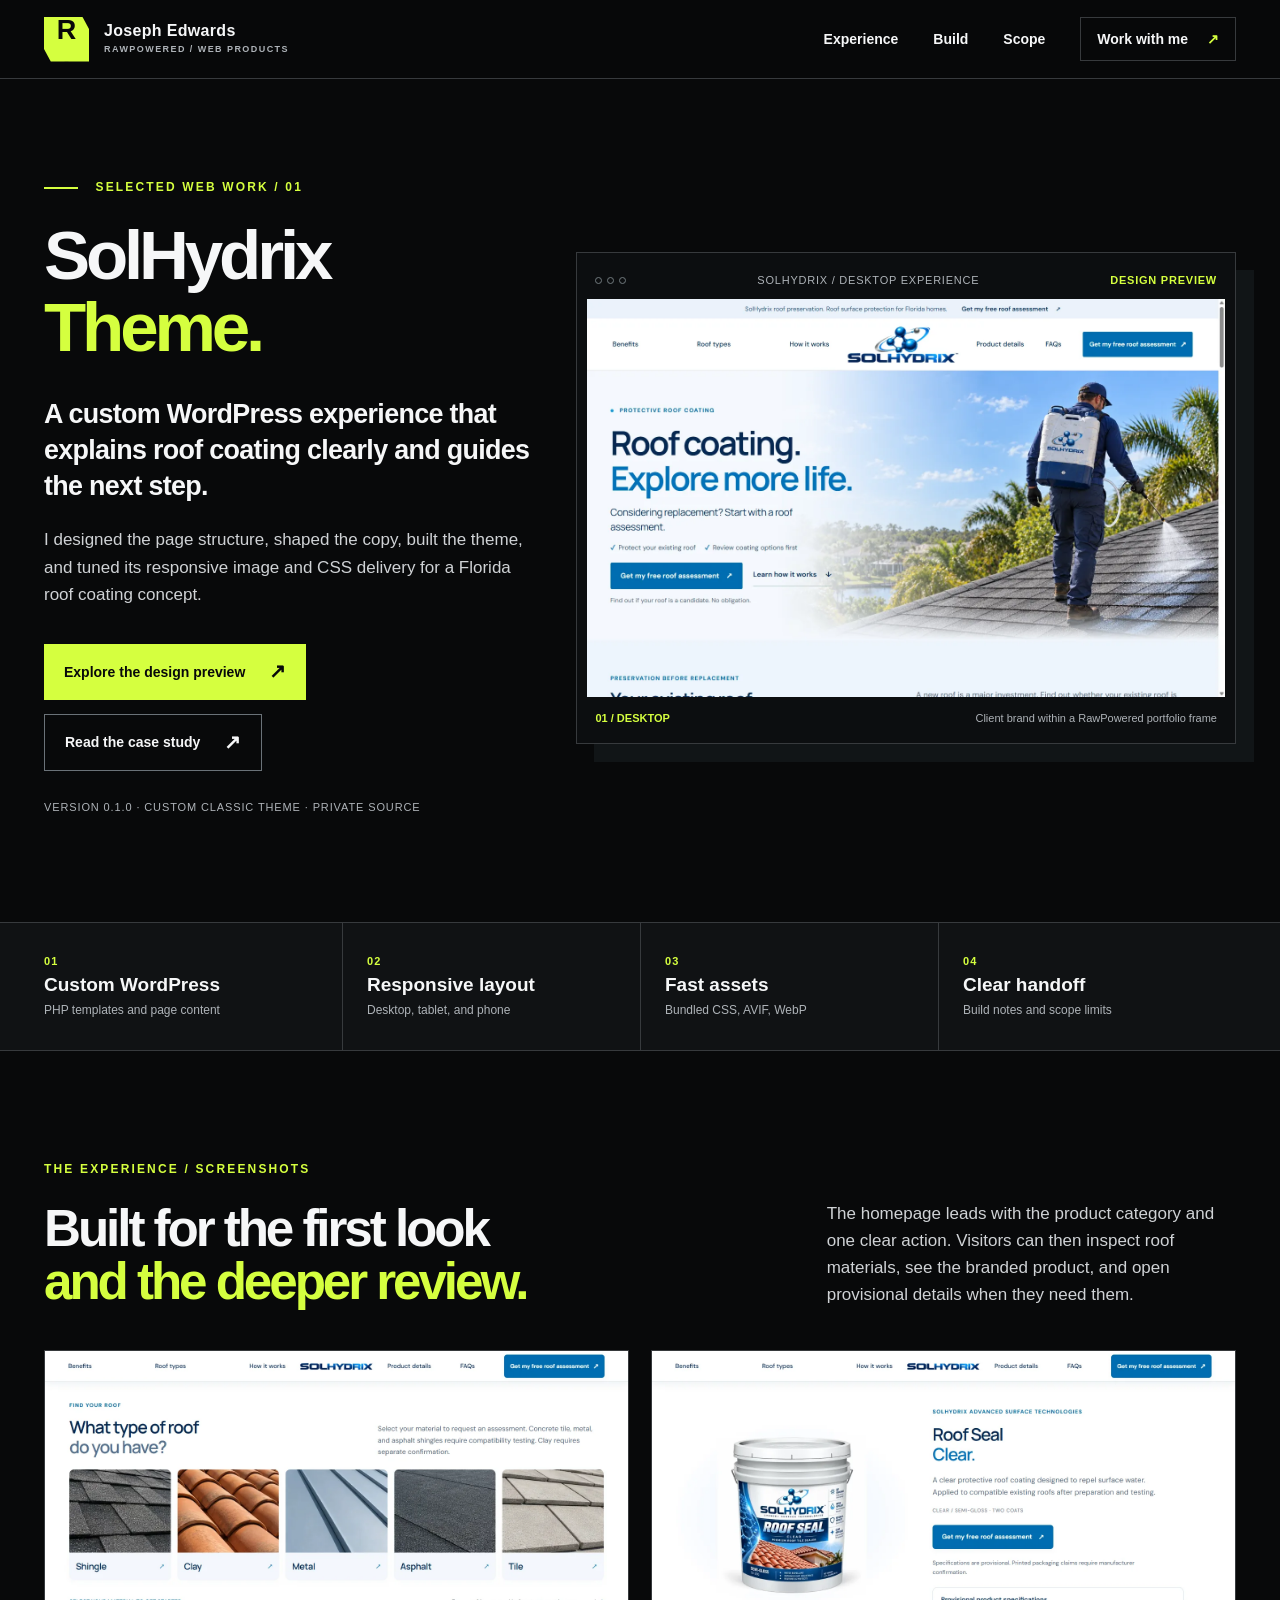
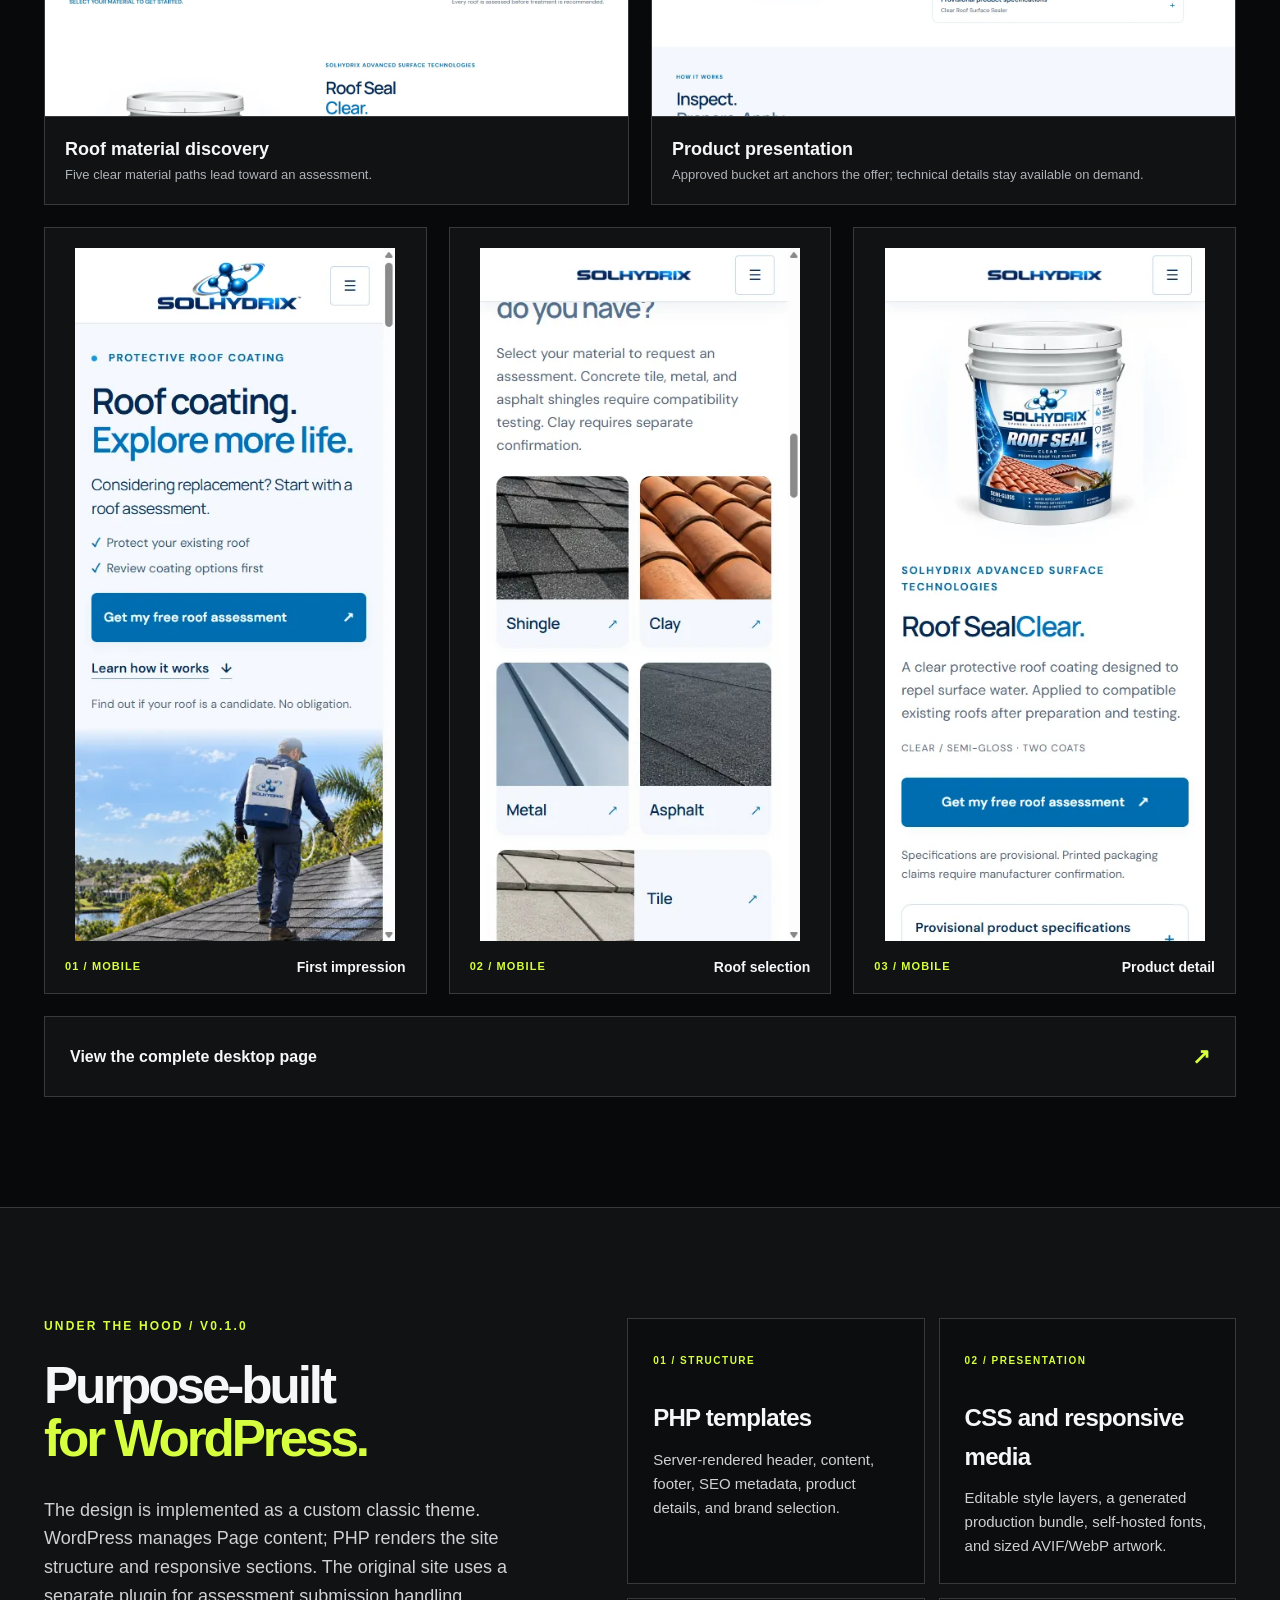
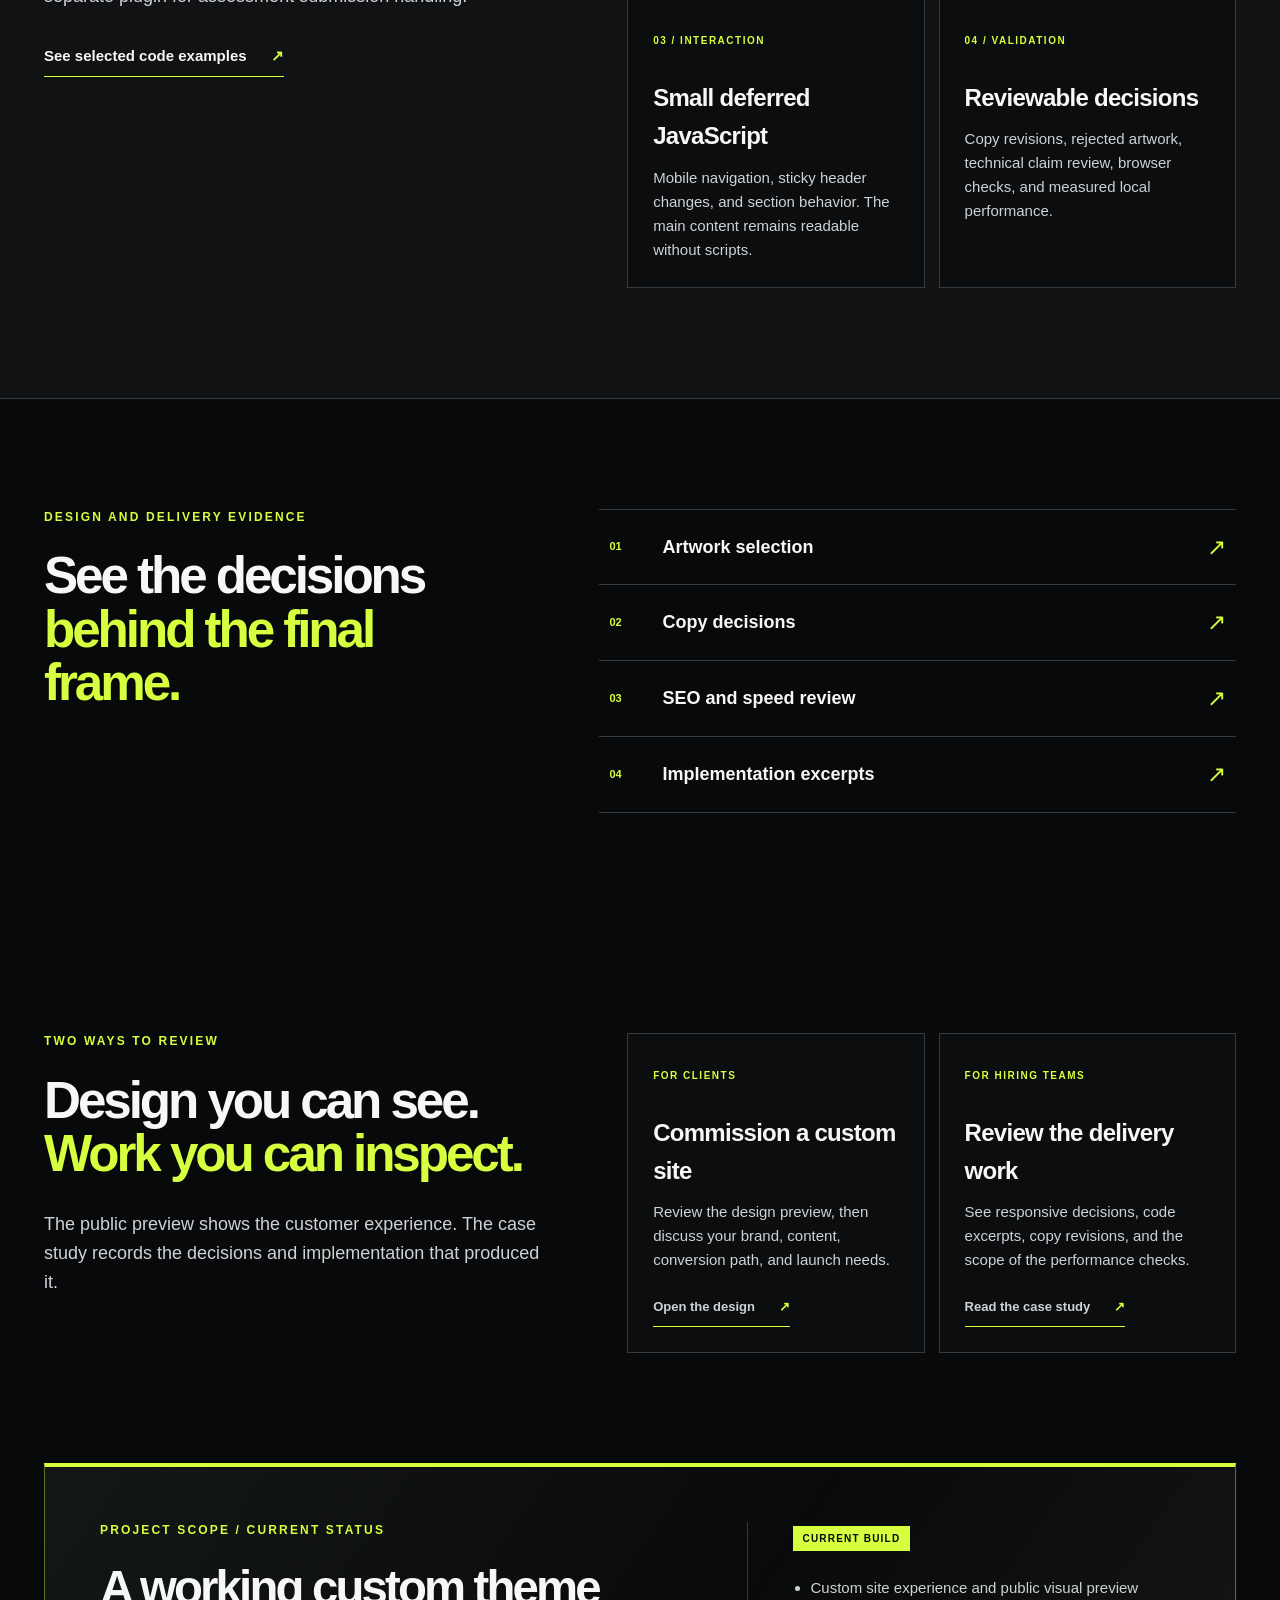
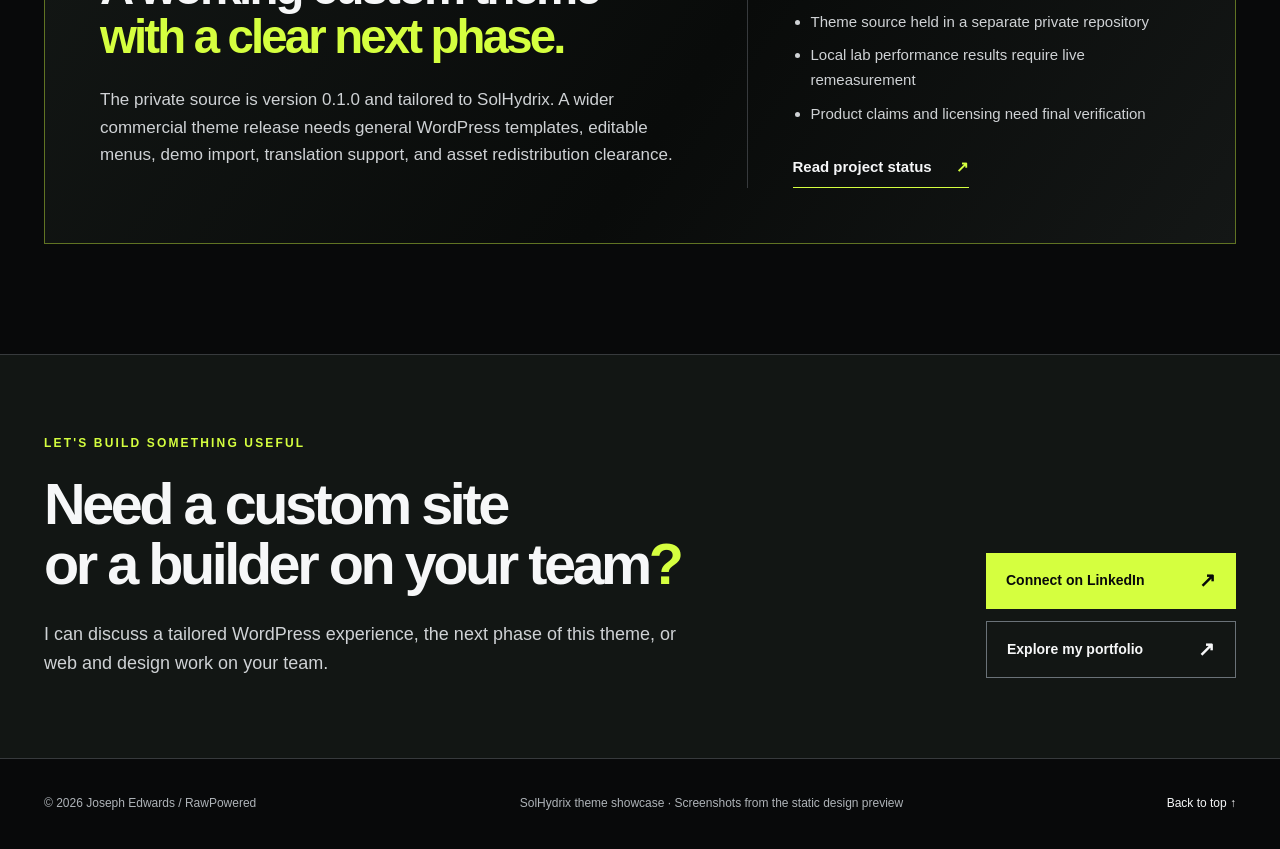
<file: docs/theme.html>
<!doctype html>
<html lang="en">
<head>
  <meta charset="utf-8">
  <meta name="viewport" content="width=device-width, initial-scale=1">
  <meta name="color-scheme" content="dark">
  <meta name="theme-color" content="#08090a">
  <meta name="description" content="Explore the SolHydrix custom WordPress theme by Joseph Edwards: responsive screenshots, the design preview, build decisions, performance work, and project scope.">
  <link rel="canonical" href="https://rawpowered.github.io/SolHydrix-Showcase/theme.html">
  <title>SolHydrix Theme | Custom WordPress work by Joseph Edwards</title>
  <meta property="og:type" content="website">
  <meta property="og:title" content="SolHydrix Theme | Custom WordPress work">
  <meta property="og:description" content="A responsive roof coating website built as a custom WordPress theme. Explore the visual work, implementation, and project scope.">
  <meta property="og:url" content="https://rawpowered.github.io/SolHydrix-Showcase/theme.html">
  <meta property="og:image" content="https://rawpowered.github.io/SolHydrix-Showcase/theme-assets/desktop-hero.webp">
  <meta property="og:image:alt" content="SolHydrix desktop website hero with roof coating message and shingle application image">
  <link rel="icon" href="theme-assets/favicon.svg" type="image/svg+xml">
  <link rel="stylesheet" href="theme.css">
</head>
<body>
  <a class="skip-link" href="#main">Skip to content</a>
  <header class="topbar">
    <div class="shell topbar-inner">
      <a class="identity" href="https://github.com/RawPowered" aria-label="Joseph Edwards, RawPowered GitHub profile"><span class="identity-mark">R<span>.</span></span><span><strong>Joseph Edwards</strong><small>RAWPOWERED / WEB PRODUCTS</small></span></a>
      <nav aria-label="Showcase navigation">
        <a href="#experience">Experience</a>
        <a href="#build">Build</a>
        <a href="#scope">Scope</a>
        <a class="nav-contact" href="#contact">Work with me <span aria-hidden="true">↗</span></a>
      </nav>
    </div>
  </header>
  <main id="main">
    <section class="hero shell">
      <div class="hero-copy">
        <p class="kicker"><span class="kicker-line"></span> SELECTED WEB WORK / 01</p>
        <h1>SolHydrix <span>Theme.</span></h1>
        <p class="hero-lead">A custom WordPress experience that explains roof coating clearly and guides the next step.</p>
        <p class="hero-support">I designed the page structure, shaped the copy, built the theme, and tuned its responsive image and CSS delivery for a Florida roof coating concept.</p>
        <div class="hero-actions">
          <a class="button button-lime" href="index.html">Explore the design preview <span aria-hidden="true">↗</span></a>
          <a class="button button-outline" href="https://github.com/RawPowered/SolHydrix-Showcase">Read the case study <span aria-hidden="true">↗</span></a>
        </div>
        <p class="hero-footnote">Version 0.1.0 · Custom classic theme · Private source</p>
      </div>
      <figure class="hero-frame">
        <div class="browser-bar"><span class="browser-dots" aria-hidden="true"><i></i><i></i><i></i></span><span>SolHydrix / desktop experience</span><span class="browser-live">DESIGN PREVIEW</span></div>
        <img src="theme-assets/desktop-hero.webp" width="1440" height="900" alt="Desktop screenshot of the SolHydrix homepage with centered logo, clear roof coating headline, and shingle application visual" fetchpriority="high">
        <figcaption><span>01 / DESKTOP</span><span>Client brand within a RawPowered portfolio frame</span></figcaption>
      </figure>
    </section>

    <div class="proof-band" aria-label="Project capabilities">
      <div class="shell proof-grid">
        <div><span>01</span><strong>Custom WordPress</strong><small>PHP templates and page content</small></div>
        <div><span>02</span><strong>Responsive layout</strong><small>Desktop, tablet, and phone</small></div>
        <div><span>03</span><strong>Fast assets</strong><small>Bundled CSS, AVIF, WebP</small></div>
        <div><span>04</span><strong>Clear handoff</strong><small>Build notes and scope limits</small></div>
      </div>
    </div>

    <section id="experience" class="section shell">
      <div class="section-head">
        <div><p class="kicker">THE EXPERIENCE / SCREENSHOTS</p><h2>Built for the first look<br><span>and the deeper review.</span></h2></div>
        <p>The homepage leads with the product category and one clear action. Visitors can then inspect roof materials, see the branded product, and open provisional details when they need them.</p>
      </div>
      <div class="screenshot-grid">
        <figure class="shot shot-wide"><img src="theme-assets/roof-types.webp" width="1440" height="900" alt="Desktop SolHydrix roof materials section with shingle, clay, metal, asphalt, and tile cards" loading="lazy"><figcaption><strong>Roof material discovery</strong><span>Five clear material paths lead toward an assessment.</span></figcaption></figure>
        <figure class="shot shot-wide"><img src="theme-assets/product-section.webp" width="1440" height="900" alt="Desktop product section showing the SolHydrix Roof Seal Clear bucket and expandable provisional specifications" loading="lazy"><figcaption><strong>Product presentation</strong><span>Approved bucket art anchors the offer; technical details stay available on demand.</span></figcaption></figure>
      </div>
      <div class="mobile-gallery" aria-label="Mobile theme screenshots">
        <figure class="phone-shot"><img src="theme-assets/mobile-hero.webp" width="390" height="844" alt="Mobile SolHydrix hero with large roof coating message and assessment action" loading="lazy"><figcaption><span>01 / MOBILE</span><strong>First impression</strong></figcaption></figure>
        <figure class="phone-shot"><img src="theme-assets/mobile-materials.webp" width="390" height="844" alt="Mobile roof material cards in the SolHydrix theme" loading="lazy"><figcaption><span>02 / MOBILE</span><strong>Roof selection</strong></figcaption></figure>
        <figure class="phone-shot"><img src="theme-assets/mobile-product.webp" width="390" height="844" alt="Mobile product area with SolHydrix Roof Seal Clear bucket and call to action" loading="lazy"><figcaption><span>03 / MOBILE</span><strong>Product detail</strong></figcaption></figure>
      </div>
      <details class="full-view"><summary>View the complete desktop page <span aria-hidden="true">↗</span></summary><div class="full-image"><img src="theme-assets/full-page.webp" width="1440" height="5778" alt="Full-length desktop screenshot of the SolHydrix homepage from hero through footer" loading="lazy"></div></details>
    </section>

    <section id="build" class="section build-section">
      <div class="shell build-layout">
        <div class="build-intro"><p class="kicker">UNDER THE HOOD / V0.1.0</p><h2>Purpose-built<br><span>for WordPress.</span></h2><p>The design is implemented as a custom classic theme. WordPress manages Page content; PHP renders the site structure and responsive sections. The original site uses a separate plugin for assessment submission handling.</p><a class="text-link" href="https://github.com/RawPowered/SolHydrix-Showcase/tree/main/examples">See selected code examples <span aria-hidden="true">↗</span></a></div>
        <div class="build-cards">
          <article><span>01 / STRUCTURE</span><h3>PHP templates</h3><p>Server-rendered header, content, footer, SEO metadata, product details, and brand selection.</p></article>
          <article><span>02 / PRESENTATION</span><h3>CSS and responsive media</h3><p>Editable style layers, a generated production bundle, self-hosted fonts, and sized AVIF/WebP artwork.</p></article>
          <article><span>03 / INTERACTION</span><h3>Small deferred JavaScript</h3><p>Mobile navigation, sticky header changes, and section behavior. The main content remains readable without scripts.</p></article>
          <article><span>04 / VALIDATION</span><h3>Reviewable decisions</h3><p>Copy revisions, rejected artwork, technical claim review, browser checks, and measured local performance.</p></article>
        </div>
      </div>
    </section>

    <section class="section shell evidence-section">
      <div><p class="kicker">DESIGN AND DELIVERY EVIDENCE</p><h2>See the decisions<br><span>behind the final frame.</span></h2></div>
      <div class="evidence-links">
        <a href="https://github.com/RawPowered/SolHydrix-Showcase/tree/main/showcase/rejected-artwork"><span>01</span><strong>Artwork selection</strong><span class="arrow" aria-hidden="true">↗</span></a>
        <a href="https://github.com/RawPowered/SolHydrix-Showcase/tree/main/showcase/copywriting"><span>02</span><strong>Copy decisions</strong><span class="arrow" aria-hidden="true">↗</span></a>
        <a href="https://github.com/RawPowered/SolHydrix-Showcase/tree/main/showcase/optimizations"><span>03</span><strong>SEO and speed review</strong><span class="arrow" aria-hidden="true">↗</span></a>
        <a href="https://github.com/RawPowered/SolHydrix-Showcase/tree/main/examples"><span>04</span><strong>Implementation excerpts</strong><span class="arrow" aria-hidden="true">↗</span></a>
      </div>
    </section>

    <section class="section shell build-layout" aria-label="For clients and hiring teams">
      <div class="build-intro"><p class="kicker">TWO WAYS TO REVIEW</p><h2>Design you can see.<br><span>Work you can inspect.</span></h2><p>The public preview shows the customer experience. The case study records the decisions and implementation that produced it.</p></div>
      <div class="build-cards">
        <article><span>FOR CLIENTS</span><h3>Commission a custom site</h3><p>Review the design preview, then discuss your brand, content, conversion path, and launch needs.</p><p><a class="text-link" href="index.html">Open the design <span aria-hidden="true">↗</span></a></p></article>
        <article><span>FOR HIRING TEAMS</span><h3>Review the delivery work</h3><p>See responsive decisions, code excerpts, copy revisions, and the scope of the performance checks.</p><p><a class="text-link" href="https://github.com/RawPowered/SolHydrix-Showcase">Read the case study <span aria-hidden="true">↗</span></a></p></article>
      </div>
    </section>

    <section id="scope" class="section shell scope-section">
      <div class="scope-card"><div><p class="kicker">PROJECT SCOPE / CURRENT STATUS</p><h2>A working custom theme<br><span>with a clear next phase.</span></h2><p>The private source is version 0.1.0 and tailored to SolHydrix. A wider commercial theme release needs general WordPress templates, editable menus, demo import, translation support, and asset redistribution clearance.</p></div><div class="scope-side"><span class="scope-tag">CURRENT BUILD</span><ul><li>Custom site experience and public visual preview</li><li>Theme source held in a separate private repository</li><li>Local lab performance results require live remeasurement</li><li>Product claims and licensing need final verification</li></ul><a class="text-link" href="https://github.com/RawPowered/SolHydrix-Showcase#launch-status">Read project status <span aria-hidden="true">↗</span></a></div></div>
    </section>

    <section id="contact" class="contact-section"><div class="shell contact-layout"><div><p class="kicker">LET'S BUILD SOMETHING USEFUL</p><h2>Need a custom site<br>or a builder on your team<span>?</span></h2><p>I can discuss a tailored WordPress experience, the next phase of this theme, or web and design work on your team.</p></div><div class="contact-actions"><a class="button button-lime" href="https://www.linkedin.com/in/josephedwardscto/">Connect on LinkedIn <span aria-hidden="true">↗</span></a><a class="button button-outline" href="https://github.com/RawPowered">Explore my portfolio <span aria-hidden="true">↗</span></a></div></div></section>
  </main>
  <footer class="footer"><div class="shell footer-inner"><span>© 2026 Joseph Edwards / RawPowered</span><span>SolHydrix theme showcase · Screenshots from the static design preview</span><a href="#main">Back to top ↑</a></div></footer>
</body>
</html>
</file>
<file: docs/performance.bundle.css>
@font-face{font-family:'DM Sans';font-style:normal;font-weight:400 700;font-display:swap;src:url(assets/dm-sans.woff2?v=9fea608a947e) format('woff2');unicode-range:U+0000-00FF,U+0131,U+0152-0153,U+02BB-02BC,U+02C6,U+02DA,U+02DC,U+0304,U+0308,U+0329,U+2000-206F,U+20AC,U+2122,U+2191,U+2193,U+2212,U+2215,U+FEFF,U+FFFD}@font-face{font-family:'Manrope';font-style:normal;font-weight:400 800;font-display:swap;src:url(assets/manrope.woff2?v=8c2def024c1b) format('woff2');unicode-range:U+0000-00FF,U+0131,U+0152-0153,U+02BB-02BC,U+02C6,U+02DA,U+02DC,U+0304,U+0308,U+0329,U+2000-206F,U+20AC,U+2122,U+2191,U+2193,U+2212,U+2215,U+FEFF,U+FFFD}:root{--ink:#15374b;--blue:#19617c;--teal:#28726a;--mint:#dceee8;--muted:#566976;--line:#dce5e6;--paper:#f6f8f6;--sand:#f4f1e9;--font:'DM Sans',Arial,sans-serif;--head:'Manrope',Arial,sans-serif}*{box-sizing:border-box}html{scroll-behavior:smooth;scroll-padding-top:110px}body{margin:0;color:var(--ink);background:#fff;font-family:var(--font);font-size:16px;line-height:1.65;-webkit-font-smoothing:antialiased}a{color:inherit;text-decoration:none}button,input,textarea{font:inherit}button,a,input,textarea,summary{-webkit-tap-highlight-color:transparent}a:focus-visible,button:focus-visible,input:focus-visible,textarea:focus-visible,summary:focus-visible{outline:3px solid #cc8b2e;outline-offset:5px}img{display:block;width:100%;height:auto}p{margin:0 0 20px}h1,h2,h3{font-family:var(--head);font-weight:600;letter-spacing:-.055em;line-height:1.15;margin:0}h1{font-size:clamp(42px,4.35vw,70px)}h2{font-size:clamp(34px,3.15vw,48px)}h2 span{color:#73868b}h3{font-size:23px;letter-spacing:-.035em}.wrap{width:min(1320px,calc(100% - 112px));margin-inline:auto}.eyebrow{font-size:10px;letter-spacing:.17em;font-weight:700;display:block;color:var(--teal);line-height:1.6}.status-dot{display:inline-block;width:7px;height:7px;border-radius:50%;background:#58a394;margin-right:9px}.announcement{background:#e9f2ee;min-height:36px;display:flex;justify-content:center;align-items:center;gap:5px;padding:7px 24px;font-size:11px;color:#345d58}.announcement a{margin-left:28px;font-weight:600}.announcement a span{margin-left:14px}.site-header{height:100px;max-width:1432px;margin:auto;padding:0 56px;display:flex;justify-content:space-between;align-items:center;background:#fff;position:relative;z-index:20}.brand{display:flex;align-items:center;gap:9px;font-family:var(--head);font-weight:800;font-size:25px;letter-spacing:.035em;line-height:1.2}.brand svg{width:43px;height:43px;fill:none;stroke:var(--blue);stroke-width:2.5;stroke-linecap:round;stroke-linejoin:round}.brand .brand-sun{stroke:#93bba4}.brand small{display:block;font-size:8px;letter-spacing:.22em;font-family:var(--font);font-weight:600;color:#6e8388;margin-top:7px}.site-header nav{display:flex;align-items:center;gap:34px;font-size:12px;font-weight:500}.site-header nav>a:not(.button):hover{color:var(--teal)}.button{display:inline-flex;align-items:center;justify-content:center;gap:28px;border:1px solid transparent;border-radius:5px;background:var(--blue);color:#fff;font-size:12px;font-weight:600;line-height:1.3;padding:19px 24px;cursor:pointer;transition:background .2s,transform .2s}.button:hover{background:#124a60;transform:translateY(-2px)}.button span{font-size:18px}.button-small{padding:14px 20px;font-size:11px;gap:24px}.menu-toggle{display:none}.hero{padding-top:23px;display:grid;grid-template-columns:1fr 1fr;column-gap:45px}.hero-copy{padding:55px 0 45px}.hero-copy .eyebrow{margin-bottom:25px;font-size:9px}.hero h1 span{color:var(--teal)}.hero-copy>p{font-size:16px;line-height:1.7;color:var(--muted);max-width:390px;margin:24px 0 28px}.hero-actions{display:flex;align-items:center;gap:25px}.text-link{display:inline-flex;gap:20px;align-items:center;font-size:12px;font-weight:600;padding-bottom:4px;border-bottom:1px solid #a5b9ba;white-space:nowrap}.text-link:hover{color:var(--teal)}.hero-assurance{display:flex;gap:24px;margin-top:27px;font-size:10px;color:var(--muted)}.hero-assurance i{font-style:normal;color:var(--teal);margin-right:5px}.hero-visual{position:relative;overflow:hidden;min-height:505px;border-radius:8px;background:#d9e7eb}.hero-visual>img{height:100%;width:100%;object-fit:cover;object-position:63% 50%;position:absolute}.hero-visual:after{content:'';position:absolute;inset:45% 0 0;background:linear-gradient(transparent,rgba(16,42,45,.63))}.image-topline{position:absolute;top:25px;left:25px;z-index:1;background:rgba(255,255,255,.9);padding:9px 12px;border-radius:3px;font-size:8px;letter-spacing:.12em;color:#345d58;font-weight:600}.image-topline .status-dot{width:5px;height:5px;margin-right:6px}.image-caption{position:absolute;bottom:30px;left:30px;right:30px;z-index:1;display:flex;align-items:center;justify-content:space-between;color:white;font-size:21px;line-height:1.45;font-weight:400;letter-spacing:-.02em}.image-caption strong{font-weight:500}.circle-arrow{border:1px solid #ffffff80;border-radius:50%;width:44px;height:44px;display:grid;place-items:center;font-size:23px}.hero-footnote{grid-column:1/-1;padding:22px 0 32px;display:flex;align-items:center;font-size:11px;color:var(--muted)}.tiny-roof{font-size:21px;color:var(--teal);margin-right:10px}.hero-count{margin-left:auto;font-size:8px;letter-spacing:.14em;color:#6e8289}.climate-strip{background:var(--paper);border-block:1px solid #e5ece7}.climate-strip .wrap{display:flex;justify-content:space-between;align-items:center;padding-block:26px;gap:20px}.climate-strip .wrap>span{font-size:8px;letter-spacing:.13em;line-height:1.7;color:#657b7d}.climate-strip .wrap>span strong{color:var(--ink);font-weight:600}.climate-strip p{margin:0;font-size:12px;display:flex;align-items:center;gap:11px}.climate-strip p>span{font-size:25px;color:#6d9483;font-family:Arial}.climate-strip a{font-size:10px;border-left:1px solid #d3dfd8;padding-left:30px}.climate-strip a span{margin-left:15px}.section{padding-block:100px}.section-heading{display:flex;justify-content:space-between;gap:55px;align-items:end;margin-bottom:42px}.section-heading .eyebrow{margin-bottom:18px}.section-heading h2{font-size:36px}.section-heading>p{max-width:320px;color:var(--muted);font-size:13px;margin:0;line-height:1.8}.benefit-grid{display:grid;grid-template-columns:repeat(3,1fr);gap:20px}.benefit-grid article{padding:27px;border:1px solid var(--line);border-radius:6px}.card-number{display:flex;justify-content:space-between;align-items:center;color:var(--teal);font-size:10px;margin-bottom:40px}.card-number span{font-size:24px;color:#648f84}.benefit-grid h3{font-size:20px;margin-bottom:15px}.benefit-grid p{font-size:13px;color:var(--muted);margin:0;line-height:1.85}.preserve-panel{display:grid;grid-template-columns:1fr 1fr;background:var(--paper);border-radius:7px;overflow:hidden}.preserve-photo{position:relative;min-height:565px}.preserve-photo img{height:100%;object-fit:cover;object-position:77% 50%;position:absolute}.photo-label{position:absolute;bottom:25px;left:25px;right:25px;color:white;font-size:8px;letter-spacing:.16em;background:#173c43b3;width:fit-content;padding:10px 14px;border-radius:3px}.preserve-copy{padding:58px 55px}.preserve-copy h2{margin:18px 0 25px}.preserve-copy>p{color:var(--muted);font-size:13px}.preserve-copy>.text-link{margin-top:4px}.suitability-note{border-top:1px solid #d4e0da;margin-top:30px;padding-top:20px;font-size:11px;color:var(--muted)}.suitability-note strong{font-size:11px;color:var(--ink)}.suitability-note p{margin:6px 0 0;line-height:1.7}.steps{display:grid;grid-template-columns:repeat(3,1fr);gap:48px}.steps article{border-top:2px solid #b9d4c6;padding-top:20px}.steps article>span{font-size:9px;letter-spacing:.15em;color:var(--teal);font-weight:600}.steps h3{margin:25px 0 15px;font-size:21px}.steps p{font-size:13px;color:var(--muted);margin:0}.statement{background:#e7efea;overflow:hidden;position:relative;padding:70px 0}.statement .wrap{position:relative;z-index:1}.statement h2{font-size:46px;max-width:760px;margin:18px 0 30px}.button-light{background:white;color:var(--ink)}.button-light:hover{background:#f3f8f5}.sun-orbit{position:absolute;width:530px;height:530px;right:4%;top:-100px;border:1px solid #c2d8c9;border-radius:50%;box-shadow:0 0 0 50px #e7efea,0 0 0 51px #d0dfd3,0 0 0 100px #e7efea,0 0 0 101px #d7e3d9}.faq-section{display:grid;grid-template-columns:.85fr 1.15fr;gap:90px}.faq-section h2{margin:18px 0 25px}.faq-section>div>p{font-size:13px;color:var(--muted)}.faqs details{border-bottom:1px solid var(--line);padding:20px 0}.faqs details:first-child{border-top:1px solid var(--line)}.faqs summary{font-size:14px;font-weight:500;cursor:pointer;list-style:none;display:flex;gap:20px;justify-content:space-between;align-items:center}.faqs summary::-webkit-details-marker{display:none}.faqs summary:after{content:'+';font-size:21px;font-weight:400;color:var(--teal)}.faqs details[open] summary:after{content:'−'}.faqs details p{font-size:13px;color:var(--muted);margin:18px 30px 0 0;line-height:1.8}.assessment-section{background:var(--paper);padding:80px 0}.assessment-layout{display:grid;grid-template-columns:1fr 1fr;gap:90px;align-items:center}.assessment-copy h2{margin:20px 0 25px;font-size:45px}.assessment-copy>p{color:var(--muted);font-size:14px;max-width:350px}.assessment-points{margin:35px 0 50px}.assessment-points>div{display:flex;align-items:center;gap:15px;margin:17px 0}.assessment-points span{font-size:10px;border:1px solid #cbded4;border-radius:50%;width:30px;height:30px;display:grid;place-items:center;color:var(--teal)}.assessment-points p{margin:0;font-size:12px}.local-note{font-size:8px;letter-spacing:.16em;color:#526c68}.assessment-form{padding:35px;background:#fff;border:1px solid var(--line);border-radius:7px;box-shadow:0 15px 35px #17374b04}.form-top .eyebrow{font-size:8px}.form-top h3{font-size:25px;margin:12px 0}.form-top p{color:var(--muted);font-size:12px;margin-bottom:25px}.form-grid{display:grid;grid-template-columns:1fr 1fr;gap:16px}.assessment-form label{display:block;font-size:10px;font-weight:500;color:#3a535f}.assessment-form input:not([type=checkbox]),.assessment-form textarea{display:block;border:1px solid #d5dfe0;background:#fff;border-radius:4px;width:100%;padding:11px 12px;font-size:12px;color:var(--ink);margin:7px 0 17px;line-height:1.5}.assessment-form textarea{resize:vertical}.optional{font-weight:400;color:#6c7b7f}.assessment-form .consent{display:flex;align-items:start;gap:8px;font-weight:400;line-height:1.6;font-size:10px;margin:3px 0 20px}.consent input{margin:3px 0 0;accent-color:var(--blue)}.consent a{text-decoration:underline}.assessment-form button{width:100%;justify-content:space-between;font-size:12px;padding:16px 20px}.form-note{text-align:center;font-size:9px;color:var(--muted);margin:12px 0 0}.form-error{background:#fff1eb;color:#9b3a1e;padding:12px;font-size:12px}.honey{position:absolute;left:-10000px}.site-footer{padding:50px 56px 22px;max-width:1432px;margin:auto}.footer-top{display:flex;align-items:center;justify-content:space-between;padding-bottom:40px}.footer-top .brand{font-size:22px}.footer-top p{font-family:var(--head);font-size:18px;line-height:1.5;letter-spacing:-.03em;margin:0}.footer-top>a:last-child{font-size:12px;border-bottom:1px solid #b8c9c7;padding-bottom:6px}.footer-top>a:last-child span{margin-left:28px}.footer-bottom{border-top:1px solid var(--line);padding-top:20px;display:flex;justify-content:space-between;font-size:9px;color:var(--muted)}.prose{max-width:850px;padding-block:80px;min-height:55vh}.prose h1{font-size:48px;margin:15px 0 35px}.prose h2{font-size:25px;margin:30px 0 16px}.prose p,.prose li{font-size:16px;color:var(--muted)}.prose a{text-decoration:underline}.skip-link{position:fixed;left:16px;top:-100px;z-index:100;background:white;padding:12px}.skip-link:focus{top:12px}@media(min-width:1500px){.hero{column-gap:70px}.hero-visual{min-height:570px}.hero-copy{padding-top:75px}.hero-copy>p{font-size:17px}.hero-copy .eyebrow{font-size:10px}.hero-actions{gap:30px}}@media(max-width:1150px){.wrap{width:calc(100% - 64px)}.site-header{padding-inline:32px}.site-header nav{gap:20px}.hero{gap:25px}.hero-copy{padding:40px 0 30px}.hero-visual{min-height:480px}.hero-actions{flex-wrap:wrap;gap:18px}.hero h1{font-size:52px}.hero-copy .eyebrow{font-size:8px}.hero-assurance{gap:14px}.section-heading h2{font-size:32px}.preserve-copy{padding:40px 35px}.assessment-layout{gap:45px}.assessment-copy h2{font-size:38px}.site-footer{padding-inline:32px}}@media(max-width:800px){.announcement>span{display:none}.announcement{font-size:10px}.announcement a{margin-left:15px}.site-header{height:82px}.brand{font-size:22px}.brand svg{width:36px;height:36px}.menu-toggle{display:flex;align-items:center;gap:10px;background:#fff;border:1px solid var(--line);padding:8px 12px;border-radius:4px;font-size:11px;color:var(--ink)}.site-header nav{display:none;position:absolute;top:82px;left:0;right:0;padding:25px 32px;background:#fff;border-bottom:1px solid var(--line);box-shadow:0 15px 20px #17374b10}.site-header nav.open{display:flex;align-items:stretch;flex-direction:column}.hero{grid-template-columns:1fr;padding-top:0;gap:24px}.hero-copy{padding:30px 0 0}.hero h1{font-size:clamp(43px,7vw,64px)}.hero-copy>p{max-width:470px}.hero-copy .eyebrow{font-size:9px;margin-bottom:20px}.hero-actions{gap:25px}.hero-assurance{margin-top:22px}.hero-visual{min-height:410px}.hero-footnote{padding:0 0 28px;margin-top:-4px}.hero-count{display:none}.climate-strip .wrap{flex-wrap:wrap;justify-content:start;gap:18px 30px}.climate-strip .wrap>span{width:100%;font-size:8px}.climate-strip a{padding:0;border:0}.section{padding-block:65px}.section-heading{display:block;margin-bottom:30px}.section-heading>p{max-width:500px;margin-top:22px}.benefit-grid{gap:14px}.benefit-grid article{padding:22px 18px}.benefit-grid h3{font-size:19px}.card-number{margin-bottom:25px}.preserve-panel{grid-template-columns:1fr 1fr}.preserve-photo{min-height:540px}.preserve-copy{padding:30px 25px}.preserve-copy h2{font-size:34px}.steps{gap:25px}.steps h3{font-size:19px}.section-heading>.text-link{margin-top:25px}.statement{padding-block:55px}.statement h2{font-size:38px}.faq-section{gap:35px;grid-template-columns:1fr 1.2fr}.assessment-layout{grid-template-columns:1fr;gap:35px}.assessment-copy h2{font-size:40px}.assessment-copy>p{max-width:460px}.assessment-points{margin:25px 0}.local-note{display:none}.assessment-form{max-width:650px}.footer-top{gap:30px;flex-wrap:wrap}.footer-top p{font-size:16px}}@media(max-width:540px){.wrap{width:calc(100% - 40px)}.site-header{padding-inline:20px}.brand{font-size:20px}.brand small{font-size:7px}.brand svg{width:33px}.hero{gap:25px}.hero h1{font-size:46px}.hero-copy .eyebrow{font-size:7px;letter-spacing:.12em}.hero-copy>p{font-size:15px;margin-top:20px}.hero-actions{gap:19px}.hero-actions .button{width:100%;justify-content:space-between;padding:17px 20px}.hero-actions .text-link{font-size:11px}.hero-assurance{font-size:9px;gap:20px}.hero-visual{min-height:340px}.image-topline{top:18px;left:18px;font-size:7px}.image-caption{bottom:22px;left:22px;right:22px;font-size:20px}.hero-footnote{font-size:9px;align-items:start;line-height:1.7}.tiny-roof{line-height:1.2}.climate-strip .wrap{gap:15px 18px;padding-block:23px}.climate-strip p{font-size:10px;gap:6px}.climate-strip p>span{font-size:20px}.climate-strip a{font-size:10px;display:block;width:100%;margin-top:3px}.climate-strip .wrap>span br{display:none}.climate-strip .wrap>span strong{margin-left:6px}.section{padding-block:55px}.section-heading h2{font-size:29px}.benefit-grid{grid-template-columns:1fr}.benefit-grid article{padding:25px}.card-number{margin-bottom:20px}.benefit-grid h3{font-size:21px}.benefit-grid p{font-size:13px}.preserve-panel{grid-template-columns:1fr}.preserve-photo{min-height:300px}.preserve-copy{padding:35px 25px}.preserve-copy h2{font-size:38px}.steps{grid-template-columns:1fr;gap:30px}.steps h3{font-size:22px;margin-top:15px}.statement h2{font-size:33px}.statement .eyebrow{font-size:8px}.sun-orbit{right:-420px}.faq-section{grid-template-columns:1fr;gap:15px}.faq-section h2{font-size:34px}.faqs summary{font-size:13px}.assessment-section{padding:55px 0}.assessment-copy h2{font-size:36px}.assessment-form{padding:25px 20px}.form-grid{grid-template-columns:1fr;gap:0}.form-top h3{font-size:23px}.form-top p{font-size:12px}.assessment-form label{font-size:11px}.assessment-form input:not([type=checkbox]),.assessment-form textarea{font-size:16px;padding:10px}.assessment-form .consent{font-size:10px}.site-footer{padding:38px 20px 22px}.footer-top{align-items:start;gap:25px;flex-direction:column;padding-bottom:30px}.footer-top p{display:none}.footer-bottom{gap:15px;flex-wrap:wrap}.footer-bottom>span:nth-child(2){display:none}.prose h1{font-size:37px}.prose{padding-block:50px}.eyebrow{font-size:9px}}@media(prefers-reduced-motion:reduce){html{scroll-behavior:auto}*,*:before,*:after{transition:none!important}}:root{--ink:#153a50;--blue:#146b85;--teal:#207c76;--muted:#5b6f7b;--accent:#efad51;--paper:#f4f7f7}.site-header{height:104px;max-width:1600px}.site-header nav{font-size:13px;gap:30px}.brand{font-size:29px}.brand small{font-size:9px}.announcement{font-size:12px;min-height:38px;background:#eaf2ee}.button{font-size:14px;padding:21px 26px;border-radius:3px;gap:24px}.button-small{font-size:12px;padding:16px 20px}.eyebrow{font-size:11px;letter-spacing:.15em}.text-link{font-size:13px}.wrap{width:min(1360px,calc(100% - 112px))}.hero-premium{position:relative;background:#f5f8f7;overflow:hidden}.hero-inner{position:relative;min-height:654px;display:flex;align-items:center}.hero-scene{position:absolute;inset:0 0 0 30%}.hero-scene img{height:100%;object-fit:cover;object-position:65% 52%}.hero-scene:after{content:'';position:absolute;inset:0;background:linear-gradient(90deg,#f5f8f7 0%,#f5f8f7f5 9%,#f5f8f7b3 24%,#f5f8f700 48%),linear-gradient(0deg,#f5f8f7 0%,#f5f8f700 18%)}.hero-premium-copy{position:relative;z-index:1;padding:55px 0 50px;width:55%;max-width:720px}.hero-premium h1{font-size:clamp(70px,7.1vw,112px);font-weight:650;letter-spacing:-.065em;line-height:1.015;margin:28px 0 26px}.hero-premium h1 span{color:var(--teal)}.hero-lead{font-family:var(--head);font-size:23px;line-height:1.5;max-width:430px;letter-spacing:-.025em;color:var(--ink);margin-bottom:14px}.hero-description{color:#526873;font-size:15px;max-width:390px;line-height:1.8;margin-bottom:28px}.hero-premium .hero-actions{gap:24px;flex-wrap:wrap}.hero-premium .button{font-size:13px;gap:25px;padding:20px 23px}.hero-signoff{display:flex;align-items:center;gap:9px;font-size:11px;margin-top:28px;color:#4e686a}.small-sun{font-size:24px;color:#b8863e}.scene-note{position:absolute;right:0;bottom:95px;font-size:9px;color:#fff;letter-spacing:.12em;line-height:1.9;padding:14px 20px;background:#163e4bc9;display:flex;align-items:center;gap:12px;backdrop-filter:blur(10px)}.scene-note strong{font-weight:600}.note-line{height:35px;width:3px;background:var(--accent)}.hero-base{position:relative;z-index:1;display:flex;justify-content:space-between;align-items:center;font-size:9px;letter-spacing:.16em;color:#526b73;padding-block:19px 24px}.hero-base>span:last-child{font-size:8px}.hero-base>span:last-child span{margin-left:25px}.brand-promise{background:#173e52;color:#fff}.promise-grid{display:grid;grid-template-columns:repeat(3,1fr);padding-block:39px}.promise-grid article{display:flex;gap:22px;align-items:center;padding-inline:35px;border-left:1px solid #ffffff24}.promise-grid article:first-child{padding-left:0;border:0}.promise-index{color:#9bc9bb;font-size:12px;font-weight:500}.promise-grid h2{font-size:34px;letter-spacing:-.04em;margin-bottom:5px}.promise-grid p{font-size:12px;color:#c4d5dc;margin:0}.section{padding-block:110px}.section-heading{margin-bottom:45px}.section-heading h2{font-size:clamp(35px,3.4vw,53px);letter-spacing:-.055em}.section-heading>p{font-size:15px;max-width:350px;line-height:1.8}.section-heading h2 span{color:#6d858b}.material-grid{display:grid;grid-template-columns:repeat(5,minmax(0,1fr));gap:16px}.material-card{display:block;transition:transform .25s}.material-card:hover{transform:translateY(-7px)}.material-photo{height:245px;background-image:url('assets/roof-materials.webp');background-size:500% 100%;border-radius:4px;position:relative;overflow:hidden}.material-shingle{background-position:0% 50%}.material-clay{background-position:25% 50%}.material-metal{background-position:50% 50%}.material-asphalt{background-position:75% 50%}.material-tile{background-position:100% 50%}.material-card>span{display:flex;justify-content:space-between;align-items:center;padding:19px 0 16px;border-bottom:1px solid #cbdadd}.material-card strong{font-family:var(--head);font-size:23px;font-weight:600;letter-spacing:-.035em}.material-card i{font-style:normal;font-size:19px;color:var(--teal)}.material-bottom{display:flex;justify-content:space-between;gap:25px;align-items:center;padding-top:22px}.material-bottom>span{font-size:9px;letter-spacing:.13em;color:var(--teal);font-weight:600}.material-bottom p{margin:0;font-size:11px;color:var(--muted)}.difference-section{background:#edf3f1;padding-block:100px}.difference-grid{display:grid;grid-template-columns:1fr 1.15fr;gap:95px;align-items:center}.difference-intro h2{font-size:52px;margin:23px 0 25px;letter-spacing:-.055em}.difference-intro h2 span{color:var(--teal)}.difference-intro>p{font-size:17px;color:var(--muted);max-width:410px;line-height:1.8;margin-bottom:30px}.difference-intro .button{font-size:13px}.feature-grid{display:grid;grid-template-columns:1fr 1fr;gap:40px 35px}.feature-grid article{padding-top:20px;border-top:1px solid #b9cfc7}.feature-symbol{color:var(--teal);font-size:31px;font-family:Arial;font-weight:400;line-height:1;display:block;height:40px;margin-bottom:12px}.feature-grid h3{font-size:22px;letter-spacing:-.04em;margin-bottom:14px}.feature-grid p{font-size:14px;line-height:1.8;color:var(--muted);margin:0}.roof-story{position:relative;min-height:580px;overflow:hidden;background:#1c4c60;color:#fff}.roof-story>img{position:absolute;inset:0;height:100%;object-fit:cover;object-position:65% 60%}.roof-story:after{content:'';position:absolute;inset:0;background:linear-gradient(90deg,#092f49eb,#123f5480 58%,#163f4a1a)}.roof-story-inner{position:relative;z-index:1;padding-block:80px 100px}.roof-story .eyebrow{color:#baddca}.roof-story h2{font-size:clamp(45px,4.8vw,76px);margin:25px 0 25px;line-height:1.1;letter-spacing:-.055em;max-width:800px}.roof-story p{font-size:18px;color:#ecf3f4;line-height:1.7;margin-bottom:28px}.roof-story .button{font-size:13px}.roof-story-wordmark{position:absolute;bottom:-28px;right:30px;z-index:1;font-family:var(--head);font-size:110px;line-height:1;font-weight:800;letter-spacing:-.04em;color:#ffffff15}.steps{gap:55px}.steps article{border-top:1px solid #b9cfc7;padding-top:25px}.steps .step-number{display:block;font-family:var(--head);font-size:55px;color:#8eb3a7;letter-spacing:-.06em;font-weight:500;line-height:1.1}.steps h3{font-size:25px;margin:22px 0 15px}.steps p{font-size:15px;line-height:1.8;max-width:350px}.process-section{padding-bottom:70px}.faq-section{padding-top:50px;gap:90px}.faq-section h2{font-size:46px}.faqs summary{font-size:16px}.faqs details{padding-block:23px}.faqs details p{font-size:14px}.assessment-section{background:#e9f1ed;padding-block:100px}.assessment-copy h2{font-size:72px;line-height:1.05;margin-block:25px 30px;letter-spacing:-.055em}.assessment-copy h2 span{color:var(--teal)}.assessment-copy>p{font-size:17px;max-width:390px;line-height:1.8}.assessment-points p{font-size:14px}.assessment-form{padding:40px;border:0;border-radius:5px;box-shadow:0 20px 60px #153b5010}.form-top h3{font-size:29px;margin-block:14px}.form-top .eyebrow{font-size:9px}.form-top p{font-size:13px}.assessment-form label{font-size:11px}.assessment-form input:not([type=checkbox]),.assessment-form textarea,.assessment-form select{font-size:14px;padding:12px 13px}.assessment-form select{display:block;width:100%;border:1px solid #d5dfe0;color:var(--ink);background:#fff;border-radius:4px;font-family:var(--font);margin:7px 0 18px}.assessment-form .consent{font-size:11px}.assessment-form button{font-size:13px;padding:20px}.form-note{font-size:10px}.site-footer{padding-block:60px 25px;max-width:1472px}.footer-top .brand{font-size:28px}.footer-top .brand small{font-size:9px}.footer-top p{font-size:23px}.footer-top>a:last-child{font-size:14px}.footer-bottom{font-size:11px}@media(min-width:1550px){.hero-inner{min-height:730px}.hero-premium-copy{padding-block:70px}.hero-lead{font-size:26px}.hero-description{font-size:17px;max-width:450px}.material-photo{height:270px}}@media(max-width:1150px){.wrap{width:calc(100% - 64px)}.site-header{padding-inline:32px}.brand{font-size:25px}.site-header nav{font-size:12px;gap:20px}.button-small{font-size:11px}.hero-inner{min-height:640px}.hero-premium-copy{width:60%}.hero-premium h1{font-size:90px}.hero-lead{font-size:22px;max-width:370px}.hero-description{max-width:330px}.hero-scene{left:32%}.hero-scene:after{background:linear-gradient(90deg,#f5f8f7,#f5f8f7d9 15%,#f5f8f700 62%),linear-gradient(0deg,#f5f8f7,#f5f8f700 18%)}.hero-premium .hero-actions{gap:20px}.scene-note{right:0;bottom:75px;font-size:8px}.promise-grid article{padding-inline:20px;gap:15px}.promise-grid h2{font-size:30px}.promise-grid p{font-size:11px}.material-photo{height:205px}.material-card strong{font-size:21px}.section-heading h2{font-size:39px}.section-heading>p{font-size:14px;max-width:290px}.difference-grid{gap:50px}.difference-intro h2{font-size:44px}.feature-grid{gap:30px 25px}.feature-grid h3{font-size:20px}.assessment-copy h2{font-size:59px}.assessment-form{padding:30px}.assessment-layout{gap:55px}.roof-story{min-height:550px}}@media(max-width:800px){.site-header{height:85px}.site-header nav{top:85px}.site-header .brand{font-size:25px}.site-header .brand small{font-size:8px}.hero-inner{min-height:620px}.hero-premium h1{font-size:76px}.hero-premium-copy{width:65%;padding-block:45px}.hero-premium-copy>.eyebrow{font-size:9px}.hero-lead{font-size:20px;max-width:320px}.hero-description{font-size:14px;max-width:285px}.hero-scene{left:20%}.hero-scene:after{background:linear-gradient(90deg,#f5f8f7,#f5f8f7e6 22%,#f5f8f72b 78%),linear-gradient(0deg,#f5f8f7,#f5f8f700 20%)}.scene-note{right:0;bottom:55px;max-width:200px}.hero-base{font-size:8px}.hero-base>span:last-child{font-size:7px}.hero-premium .button{font-size:12px;padding:18px 20px}.hero-signoff{font-size:10px}.promise-grid{padding-block:30px}.promise-grid article{padding-inline:18px;gap:12px}.promise-index{font-size:10px}.promise-grid h2{font-size:26px}.promise-grid p{font-size:10px;max-width:130px;line-height:1.6}.section{padding-block:75px}.section-heading{display:block}.section-heading h2{font-size:39px}.section-heading>p{max-width:450px;font-size:15px;margin-top:25px}.material-grid{gap:12px;grid-template-columns:repeat(3,1fr)}.material-photo{height:230px}.material-bottom{align-items:start;flex-direction:column;gap:10px}.difference-section{padding-block:70px}.difference-grid{grid-template-columns:1fr;gap:50px}.difference-intro>p{max-width:550px;font-size:16px}.difference-intro h2{font-size:46px}.feature-grid{gap:35px}.feature-grid h3{font-size:23px}.roof-story h2{font-size:53px}.roof-story-inner{padding-block:70px 85px}.roof-story{min-height:530px}.steps{gap:30px}.steps h3{font-size:22px}.steps p{font-size:14px}.steps .step-number{font-size:45px}.faq-section{gap:30px;grid-template-columns:1fr}.faq-section h2{font-size:42px}.faq-section h2 br{display:none}.assessment-layout{grid-template-columns:1fr 1.2fr;gap:25px}.assessment-copy h2{font-size:49px}.assessment-copy>p{font-size:15px}.assessment-points p{font-size:12px}.assessment-form{padding:25px}.form-top h3{font-size:25px}.form-grid{grid-template-columns:1fr;gap:0}.form-top p{font-size:12px}.assessment-form input:not([type=checkbox]),.assessment-form textarea,.assessment-form select{font-size:16px}.assessment-copy>.eyebrow{font-size:9px}.assessment-section{padding-block:75px}.footer-top{gap:25px}.footer-top p{font-size:19px}.footer-top .brand{font-size:25px}}@media(max-width:540px){.wrap{width:calc(100% - 40px)}.site-header{padding-inline:20px;height:83px}.site-header nav{top:83px}.site-header .brand{font-size:22px}.site-header .brand small{font-size:7px}.announcement{font-size:10px;min-height:34px}.announcement a{margin-left:12px}.hero-inner{display:block;min-height:0;padding-top:0}.hero-premium-copy{width:100%;padding:38px 0 0}.hero-premium-copy>.eyebrow{font-size:8px;letter-spacing:.13em}.hero-premium h1{font-size:clamp(66px,18.5vw,93px);line-height:1.04;margin:24px 0}.hero-lead{font-size:21px;max-width:330px;line-height:1.5}.hero-description{font-size:14px;max-width:330px;line-height:1.8;margin-bottom:25px}.hero-premium .hero-actions{gap:20px}.hero-premium .button{width:100%;justify-content:space-between;font-size:13px;padding:19px 20px}.hero-premium .text-link{font-size:12px}.hero-signoff{font-size:10px;margin-top:24px}.hero-scene{inset:auto 0 0;height:345px}.hero-scene img{object-position:65% 50%}.hero-scene:after{background:linear-gradient(180deg,#f5f8f7 0%,#f5f8f73d 25%,#f5f8f700 55%,#133b4a33 100%)}.hero-inner:after{content:'';display:block;height:270px}.scene-note{bottom:22px;right:0;font-size:7px;max-width:none;padding:9px 13px;gap:10px;line-height:1.8}.note-line{height:27px;width:2px}.hero-base{padding-block:14px;color:#fff;background:#153d50;width:100%;padding-inline:20px;font-size:7px}.hero-base>span:last-child{display:none}.brand-promise{background:#153d50;border-top:1px solid #ffffff24}.promise-grid{padding-block:28px;grid-template-columns:1fr}.promise-grid article{border-left:0;border-top:1px solid #ffffff24;padding:20px 0;gap:22px}.promise-grid article:first-child{padding-top:0}.promise-grid article:last-child{padding-bottom:0}.promise-index{font-size:11px}.promise-grid article>div{display:flex;align-items:center;justify-content:space-between;width:100%;gap:18px}.promise-grid h2{font-size:29px;margin:0}.promise-grid p{font-size:11px;max-width:140px;line-height:1.7}.section{padding-block:60px}.section-heading .eyebrow{font-size:8px;letter-spacing:.12em;margin-bottom:20px}.section-heading h2{font-size:34px}.section-heading>p{font-size:14px;line-height:1.8;margin-top:22px}.material-grid{grid-template-columns:1fr 1fr;gap:24px 14px}.material-photo{height:215px}.material-card strong{font-size:23px}.material-card>span{padding-block:13px}.material-grid .material-card:last-child{grid-column:1/-1;display:grid;grid-template-columns:1fr 1fr;gap:15px;align-items:end}.material-grid .material-card:last-child .material-photo{height:165px}.material-grid .material-card:last-child>span{margin-bottom:1px;padding-block:20px}.material-bottom{gap:12px;padding-top:28px}.material-bottom>span{font-size:8px}.material-bottom p{font-size:11px;line-height:1.7}.difference-section{padding-block:60px}.difference-grid{gap:40px}.difference-intro .eyebrow{font-size:9px}.difference-intro h2{font-size:40px;margin:20px 0}.difference-intro>p{font-size:15px}.difference-intro .button{font-size:13px;padding:18px 22px}.feature-grid{grid-template-columns:1fr;gap:25px}.feature-grid article{padding-top:22px;position:relative;padding-left:48px}.feature-symbol{position:absolute;left:0;top:22px;font-size:28px}.feature-grid h3{font-size:23px;margin-bottom:12px}.feature-grid p{font-size:14px;line-height:1.8}.roof-story{min-height:550px}.roof-story-inner{padding-block:65px 80px}.roof-story h2{font-size:42px;line-height:1.12;margin-block:28px}.roof-story p{font-size:16px}.roof-story .eyebrow{font-size:8px}.roof-story>img{object-position:68% 50%}.roof-story:after{background:linear-gradient(90deg,#0e354be6,#143c55a6)}.roof-story-wordmark{font-size:64px;right:15px;bottom:-12px}.roof-story .button{font-size:12px;padding:18px 20px}.steps{gap:30px}.steps article{padding-top:22px}.steps .step-number{font-size:46px}.steps h3{font-size:26px;margin-top:16px}.steps p{font-size:15px}.process-section{padding-bottom:35px}.faq-section{padding-top:25px}.faq-section h2{font-size:35px;margin-top:18px}.faq-section .eyebrow{font-size:8px}.faqs summary{font-size:15px}.faqs details p{font-size:14px}.assessment-section{padding-block:60px}.assessment-layout{grid-template-columns:1fr;gap:35px}.assessment-copy h2{font-size:65px;margin-top:22px}.assessment-copy>p{font-size:16px;max-width:330px}.assessment-points{margin-block:28px 5px}.assessment-points p{font-size:14px}.assessment-form{padding:30px 20px}.form-top h3{font-size:27px}.form-top p{font-size:13px}.assessment-form label{font-size:12px}.assessment-form button{font-size:13px;padding:18px}.assessment-form .consent{font-size:11px}.site-footer{padding:45px 20px 25px}.footer-top{gap:28px}.footer-top .brand{font-size:28px}.footer-top>a:last-child{font-size:13px}.footer-bottom{font-size:10px}.form-note{font-size:10px}}.financing-intro>p:first-child{font-size:19px;line-height:1.7;max-width:680px}.financing-download{padding:32px;background:#f3f7fc;border:1px solid #d6e2ee;border-radius:12px;margin:32px 0}.prose .financing-download h2{margin:12px 0 18px;font-size:clamp(27px,4vw,36px)}.prose .financing-download .button{color:#fff;text-decoration:none;max-width:100%;white-space:normal;text-align:center}.prose .financing-download .financing-caption{font-size:13px;line-height:1.7;margin:18px 0 0;color:#526477}.prose .financing-notice{border-left:3px solid #0072bb;padding-left:20px;font-size:14px;line-height:1.8;margin-top:30px}.financing-intro ol{padding-left:23px}.financing-intro li{padding-left:5px;margin-bottom:12px}.assessment-financing{margin-top:26px;font-size:14px}.assessment-financing a{text-decoration:underline;text-underline-offset:4px;font-weight:600}@media(max-width:540px){.financing-download{padding:22px}.financing-download .button{width:100%;gap:12px;padding:17px 15px}}.difference-intro>p+p{font-size:15px;margin-top:-10px}.process-band{background:var(--paper)}.process-band .process-section{padding-bottom:85px}.process-note{display:flex;gap:16px;align-items:flex-start;border-top:1px solid var(--line);padding-top:25px;margin-top:42px;max-width:850px}.process-note>span{color:var(--teal);font-size:23px;line-height:1.3}.process-note p{font-size:13px;color:var(--muted);line-height:1.8;margin:0}.process-note strong{color:var(--ink);font-weight:600}.faq-section>div>p{max-width:300px;margin-top:25px;font-size:15px;line-height:1.8}.assessment-copy h2{font-size:clamp(42px,4.4vw,66px);line-height:1.1}.assessment-copy>p{max-width:410px}.material-bottom p{max-width:450px;text-align:right}@media(min-width:801px) and (max-width:1000px){.site-header nav{gap:15px;font-size:11px}.site-header .brand{font-size:23px}.site-header .button-small{padding:14px;font-size:10px}}@media(max-width:800px){.process-band .process-section{padding-bottom:65px}.assessment-layout{grid-template-columns:1fr;gap:35px}.assessment-copy h2{max-width:600px;font-size:52px}.assessment-copy>p{max-width:540px}.assessment-points{display:flex;gap:15px;flex-wrap:wrap;margin-bottom:0}.assessment-points>div{margin-block:5px}.assessment-form{max-width:none}.form-grid{grid-template-columns:1fr 1fr;gap:16px}.material-bottom p{text-align:left}.faq-section>div>p{max-width:450px}}@media(max-width:540px){.difference-intro h2{font-size:38px}.process-band .process-section{padding-bottom:55px}.process-note{margin-top:30px;padding-top:22px;gap:12px}.process-note p{font-size:12px}.faq-section h2{font-size:34px}.faq-section>div>p{font-size:14px;margin-top:20px}.assessment-copy h2{font-size:47px}.assessment-points{display:block;margin-top:25px}.assessment-points>div{margin-block:15px}.form-grid{grid-template-columns:1fr;gap:0}.form-top h3{font-size:25px}.material-bottom p{font-size:11px}.difference-intro>p+p{font-size:14px}}.site-header>.brand,.footer-top>.brand{display:flex;flex-shrink:0;line-height:1;padding:0}.solhydrix-logo{display:block;line-height:0}.site-header .solhydrix-logo img{width:250px;height:68px;object-fit:contain;object-position:left center;max-width:100%}.footer-top .solhydrix-logo img{width:240px;height:auto;max-height:160px;object-fit:contain;object-position:left center}.footer-top .solhydrix-logo .logo-layout-stacked{width:200px}.material-grid-reveal .material-photo{isolation:isolate}.material-grid-reveal .material-photo:before{content:'';position:absolute;inset:0;background:#f6f8f6;opacity:0;transition:opacity .22s ease;z-index:0}.material-bucket-reveal{position:absolute;inset:0;display:flex;flex-direction:column;align-items:center;justify-content:center;padding:10px 12px 20px;opacity:0;transform:translateY(10px) scale(.97);transition:opacity .22s ease,transform .22s ease;pointer-events:none;z-index:1}.material-bucket-reveal .bucket-art{width:100%;height:100%;max-width:100%;min-height:0;margin:0;object-fit:contain;filter:drop-shadow(0 8px 6px #153a501c)}.material-concept-caption{position:absolute;bottom:6px;left:4px;right:4px;text-align:center;font-size:8px;color:var(--muted);line-height:1.3}.has-bucket-reveal:hover .material-photo:before,.has-bucket-reveal:focus-visible .material-photo:before{opacity:.96}.material-card:hover .material-bucket-reveal,.material-card:focus-visible .material-bucket-reveal{opacity:1;transform:translateY(0) scale(1)}@media(hover:none){.material-grid-reveal .has-bucket-reveal .material-photo:before{opacity:.92}.material-grid-reveal .material-bucket-reveal{opacity:1;transform:none}.material-grid-reveal .material-card:hover{transform:none}}@media(prefers-reduced-motion:reduce){.material-bucket-reveal,.material-grid-reveal .material-photo:before{transition:none;transform:none}}.brand-product{background:#fff;border-block:1px solid var(--line)}.brand-product-grid{display:grid;grid-template-columns:.8fr 1.2fr;gap:85px;align-items:center;padding-block:65px}.brand-product-visual{text-align:center;background:radial-gradient(ellipse at center,#f0f3ef 0%,#fff 65%);padding:10px 25px}.bucket-art{width:100%;height:auto;object-fit:contain;max-width:340px;margin-inline:auto;display:block;filter:drop-shadow(0 18px 18px #17394b15)}.concept-caption{font-size:10px;color:var(--muted);margin:5px 0 0}.brand-product-copy h2{font-size:48px;margin:20px 0 25px}.brand-product-copy h2 span{color:var(--teal)}.brand-product-copy>p{font-size:16px;max-width:430px;color:var(--muted);line-height:1.8}.brand-product-copy>.button{margin:5px 0 23px}.brand-product-copy .brand-product-note{font-size:11px;max-width:400px;margin:0}@media(max-width:1100px){.site-header .solhydrix-logo img{width:220px;height:60px}.brand-product-grid{gap:45px}.brand-product-copy h2{font-size:40px}}@media(min-width:801px) and (max-width:950px){.site-header .solhydrix-logo img{width:190px;height:54px}.site-header nav{gap:12px}}@media(max-width:800px){.site-header .solhydrix-logo img{width:210px;height:58px}.brand-product-grid{gap:30px;padding-block:50px}.brand-product-copy h2{font-size:34px}.brand-product-copy>.eyebrow{font-size:9px}.brand-product-copy>p{font-size:14px}.brand-product-copy .button{font-size:12px;padding:17px}.footer-top .solhydrix-logo img{width:220px}.footer-top .solhydrix-logo .logo-layout-stacked{width:180px}}@media(max-width:540px){.site-header .solhydrix-logo img{width:180px;height:50px}.site-header .mobile-emblem img{width:48px;height:48px}.brand-product-grid{grid-template-columns:1fr;gap:25px;padding-block:45px}.brand-product-visual{padding:0}.brand-product-visual .bucket-art{width:240px}.brand-product-copy h2{font-size:34px}.brand-product-copy>p{font-size:15px}.brand-product-copy .brand-product-note{font-size:11px}.footer-top .solhydrix-logo img{width:220px}.footer-top .solhydrix-logo .logo-layout-stacked{width:180px}}:root{--ink:#062953;--blue:#006db2;--teal:#0072bb;--muted:#526679;--accent:#1b9fe5;--mint:#e8f2fc;--line:#d6e1ec;--paper:#f3f7fc;--sand:#f1f4f7}a:focus-visible,button:focus-visible,input:focus-visible,textarea:focus-visible,summary:focus-visible{outline-color:#0072bb}.announcement{background:#eaf2fb;color:#254e78}.announcement a{color:#062953}.status-dot{background:#139ade}.eyebrow{color:#0068aa}.button{background:#006db2}.button:hover{background:#064b80}.button-light{background:#fff;color:#062953}.button-light:hover{background:#eaf3fc}.site-header{height:112px}.brand-official .site-header .solhydrix-logo img{width:260px;height:90px}.brand-official .footer-top .solhydrix-logo img{width:260px;max-height:115px}.hero-premium{background:#f4f8fd}.hero-scene:after{background:linear-gradient(90deg,#f4f8fd 0%,#f4f8fdf5 9%,#f4f8fdb3 24%,#f4f8fd00 48%),linear-gradient(0deg,#f4f8fd 0%,#f4f8fd00 18%)}.hero-premium h1 span,.assessment-copy h2 span,.difference-intro h2 span,.brand-product-copy h2 span{color:#0072bb}.hero-signoff,.hero-base{color:#4b6580}.small-sun{color:#0072bb}.scene-note{background:#062953d9}.note-line{background:#36b7f0}.brand-promise{background:#062953}.promise-index{color:#77caff}.promise-grid p{color:#d5e5f7}.section-heading h2 span,h2 span{color:#54718f}.difference-section{background:#edf4fc}.feature-grid article,.steps article{border-color:#bbd0e6}.feature-symbol{color:#0072bb}.steps .step-number{color:#39749f}.assessment-section{background:#eaf2fb}.roof-story:after{background:linear-gradient(90deg,#062953ed,#0b3c7080 58%,#06295326)}.roof-story .eyebrow{color:#b5e1ff}.assessment-points span{border-color:#bfd6ec;color:#006db2}.local-note{color:#4b6580}.material-bottom>span,.material-card i{color:#006db2}.material-card>span{border-color:#cbdbea}.brand-official .material-photo:before{background:#fff}.brand-official .material-bucket-reveal{padding:8px 8px 22px}.brand-official .has-bucket-reveal:hover .material-photo:before,.brand-official .has-bucket-reveal:focus-visible .material-photo:before{opacity:1}.brand-official .material-bucket-reveal .bucket-art{filter:none}.brand-official .material-bucket-reveal .material-concept-caption{color:#526679}.brand-product-visual{background:#fff}.brand-official .brand-product-visual .bucket-art{max-width:360px;filter:none}.brand-official .brand-product-copy h2{font-size:54px}.brand-official .brand-product-copy .product-finish{font-size:12px;letter-spacing:.08em;color:#526679}@media(max-width:1100px){.brand-official .site-header .solhydrix-logo img{width:225px;height:78px}}@media(min-width:801px) and (max-width:950px){.brand-official .site-header .solhydrix-logo img{width:195px;height:68px}}@media(max-width:800px){.site-header{height:96px}.site-header nav{top:96px}.brand-official .site-header .solhydrix-logo img{width:215px;height:74px}.brand-official .brand-product-copy h2{font-size:42px}}@media(max-width:540px){.site-header{height:92px}.site-header nav{top:92px}.brand-official .site-header .solhydrix-logo img{width:190px;height:65px}.brand-official .site-header .mobile-emblem img{width:64px;height:48px}.brand-official .footer-top .solhydrix-logo img{width:240px;height:auto}.hero-scene:after{background:linear-gradient(180deg,#f4f8fd 0%,#f4f8fd3d 25%,#f4f8fd00 55%,#06295333 100%)}.hero-base,.brand-promise{background:#062953}.roof-story:after{background:linear-gradient(90deg,#062953e6,#0b3c70a6)}.brand-official .brand-product-copy h2{font-size:40px}.brand-official .brand-product-visual .bucket-art{width:280px;max-width:100%}}@media(hover:none){.brand-official .material-grid-reveal .has-bucket-reveal .material-photo:before{opacity:1}}.benefit-verification{border-top:1px solid #bbd0e6;padding-top:18px;margin:28px 0 0;font-size:11px;line-height:1.8;color:#526679}.benefit-verification a{text-decoration:underline;text-underline-offset:3px;color:#064b80}.development-detail{margin-top:18px;border-top:1px solid #bbd0e6;padding-top:16px;color:#526679;font-size:12px;line-height:1.8}.development-detail summary{cursor:pointer;color:#064b80;font-weight:500;padding-right:8px}.development-detail p{margin:14px 0 0}.brand-official .promise-grid h2{font-size:clamp(19px,2vw,28px);letter-spacing:-.04em}.brand-official .promise-grid article{padding-inline:24px;gap:15px}.brand-official .promise-grid article:first-child{padding-left:0}@media(max-width:540px){.brand-official .promise-grid article{padding:20px 0}.brand-official .promise-grid article:first-child{padding-top:0}.brand-official .promise-grid h2{font-size:22px}.brand-official .promise-grid article>div{display:block}.brand-official .promise-grid p{max-width:none;margin-top:6px}}.brand-official .hero-premium h1{font-size:clamp(58px,5.7vw,90px)}@media(max-width:540px){.brand-official .hero-premium h1{font-size:clamp(43px,12.8vw,66px)}.benefit-verification{font-size:11px}}.product-specifications{margin-top:25px;border:1px solid #c8d9eb;border-radius:5px;background:#fff;max-width:620px}.product-specifications summary{display:flex;justify-content:space-between;align-items:center;gap:15px;cursor:pointer;padding:18px 20px;list-style:none;color:#062953}.product-specifications summary::-webkit-details-marker{display:none}.product-specifications summary strong{display:block;font-size:14px;font-weight:600;line-height:1.5}.product-specifications summary small{display:block;font-size:11px;color:#526679;margin-top:3px}.spec-toggle:before{content:'+';font-size:24px;color:#006db2}.product-specifications[open] .spec-toggle:before{content:'−'}.spec-content{padding:0 20px 20px;border-top:1px solid #d6e1ec}.spec-content p{font-size:12px;line-height:1.8;color:#526679;margin:16px 0}.spec-content .spec-status{background:#edf4fc;padding:12px;border-radius:3px;color:#254e78}.spec-table{border-collapse:collapse;width:100%;font-size:13px;color:#062953}.spec-table caption{font-size:11px;text-align:left;color:#526679;padding-bottom:10px}.spec-table th,.spec-table td{text-align:left;padding:11px 10px;border-bottom:1px solid #d6e1ec;vertical-align:top}.spec-table th{font-weight:500;width:40%;background:#f5f8fc}.spec-content h3{font-size:16px;letter-spacing:-.02em;margin-top:20px}.spec-content .spec-final-note{font-size:11px;border-top:1px solid #d6e1ec;padding-top:14px;margin-bottom:0}@media(max-width:540px){.brand-official .hero-premium h1{font-size:clamp(50px,15.5vw,76px)}.product-specifications summary{padding:16px}.spec-content{padding:0 16px 16px}.spec-table th,.spec-table td{padding:10px 8px;font-size:12px}}.hero-scene img{object-position:72% 50%}.hero-wins{display:flex;flex-wrap:wrap;gap:10px 22px;list-style:none;padding:0;margin:0 0 28px;font-size:12px;color:#355674;line-height:1.6}.hero-wins li:before{content:'✓';color:#006db2;margin-right:7px;font-weight:600}.hero-premium-copy>.hero-lead{margin-bottom:17px}.hero-cta-note{font-size:11px;color:#526679;margin:14px 0 0;line-height:1.6}@media(max-width:540px){.hero-wins{font-size:11px;gap:8px 16px;margin-bottom:25px}.hero-cta-note{font-size:11px}.hero-premium .hero-actions{gap:18px}.hero-premium .hero-actions .text-link{padding:9px 0}}.brand-official .hero-scene:after{background:linear-gradient(90deg,#f4f8fd 0%,#f4f8fdf2 8%,#f4f8fd85 26%,#f4f8fd00 47%),linear-gradient(0deg,#f4f8fd 0%,#f4f8fd00 12%)}.hero-premium .scene-note{bottom:35px}@media(max-width:800px) and (min-width:541px){.brand-official .hero-scene:after{background:linear-gradient(90deg,#f4f8fd,#f4f8fde6 22%,#f4f8fd00 68%),linear-gradient(0deg,#f4f8fd,#f4f8fd00 12%)}}@media(max-width:540px){.hero-scene{height:400px}.hero-scene img{object-position:76% 50%}.hero-inner:after{height:370px}.brand-official .hero-scene:after{background:linear-gradient(180deg,#f4f8fd 0%,#f4f8fd44 12%,#f4f8fd00 30%)}.hero-premium .scene-note{bottom:15px;right:0;font-size:6px;padding:7px 10px}}html{scroll-padding-top:calc(var(--header-offset,118px) + 16px)}#solhydrix-header{--header-height:118px;--logo-width:260px;--logo-height:88px;--sticky-top:0px;position:sticky;top:var(--sticky-top);z-index:100;width:100%;max-width:none;height:var(--header-height);margin:0;display:grid;grid-template-columns:minmax(0,1fr) auto minmax(0,1fr);column-gap:36px;padding:0 clamp(24px,4vw,80px);background:#fff;border-bottom:1px solid #d6e1ec;transition:height .22s ease,box-shadow .22s ease}#solhydrix-header.is-compact{--header-height:76px;--logo-width:180px;--logo-height:60px;box-shadow:0 5px 20px #06295312}#solhydrix-header>.brand{grid-column:2;grid-row:1;justify-self:center;align-self:center;display:block}.site-header#solhydrix-header .solhydrix-logo img{display:block;width:var(--logo-width);height:var(--logo-height);object-fit:contain;object-position:center;transition:width .22s ease,height .22s ease}#solhydrix-header #site-nav{display:contents;position:static;background:none;border:0;box-shadow:none;padding:0}#solhydrix-header .nav-group{display:flex;align-items:center;justify-content:space-between;gap:18px;min-width:0;font-size:13px;font-weight:500;line-height:1.4}#solhydrix-header .nav-left{grid-column:1;grid-row:1}#solhydrix-header .nav-right{grid-column:3;grid-row:1}#solhydrix-header .nav-group>a{white-space:nowrap}#solhydrix-header .nav-group>a:not(.button){padding:14px 0}#solhydrix-header .nav-group .button{padding:16px 14px;font-size:11px;gap:10px}#solhydrix-header .menu-toggle{display:none}.admin-bar #solhydrix-header{--sticky-top:32px}@media(min-width:1121px) and (max-width:1270px){#solhydrix-header{--logo-width:220px;--logo-height:76px;column-gap:24px;padding-inline:26px}#solhydrix-header .nav-group{font-size:12px;gap:14px}#solhydrix-header .nav-group .button{padding:15px 14px;font-size:11px;gap:12px}}@media(max-width:1120px){#solhydrix-header{--header-height:96px;--logo-width:215px;--logo-height:74px;column-gap:12px;padding-inline:24px}#solhydrix-header.is-compact{--header-height:68px;--logo-width:150px;--logo-height:50px}#solhydrix-header .menu-toggle{grid-column:3;grid-row:1;justify-self:end;align-self:center;display:flex;align-items:center;justify-content:center;gap:9px;min-height:42px;background:#fff;color:#062953;border:1px solid #c8d9eb;border-radius:4px;padding:9px 12px;font-size:12px;cursor:pointer}#solhydrix-header .menu-icon{font-size:18px;line-height:1}#solhydrix-header #site-nav{display:none;position:absolute;top:100%;left:0;right:0;max-height:calc(100dvh - var(--header-height) - var(--sticky-top));overflow-y:auto;overscroll-behavior:contain;background:#fff;border-bottom:1px solid #d6e1ec;box-shadow:0 16px 24px #06295312;padding:16px 24px 24px}#solhydrix-header #site-nav.open{display:flex;flex-direction:column;align-items:stretch;gap:0}#solhydrix-header .nav-group{display:flex;flex-direction:column;align-items:stretch;gap:0;font-size:14px;width:100%}#solhydrix-header .nav-group>a:not(.button){padding:15px 4px;border-bottom:1px solid #e4ecf5}#solhydrix-header .nav-group .button{margin-top:18px;justify-content:space-between;padding:17px;font-size:13px}}@media(max-width:782px){.admin-bar #solhydrix-header{--sticky-top:46px}.admin-bar #wpadminbar{position:fixed}}@media(max-width:540px){#solhydrix-header{--header-height:92px;--logo-width:180px;--logo-height:62px;padding-inline:16px}#solhydrix-header.is-compact{--header-height:66px;--logo-width:140px;--logo-height:48px}#solhydrix-header .menu-label{display:none}#solhydrix-header .menu-toggle{width:42px;height:42px;padding:0}#solhydrix-header .logo-header.mobile-emblem img{width:64px;height:48px}#solhydrix-header #site-nav{padding-inline:20px}}@media(prefers-reduced-motion:reduce){#solhydrix-header,.site-header#solhydrix-header .solhydrix-logo img{transition:none}}.site-header#solhydrix-header .logo-morph{position:relative;width:var(--logo-width);height:var(--logo-height);transition:width .32s ease,height .32s ease}.logo-morph .logo-full,.logo-morph .logo-wordmark{position:absolute;inset:0;display:flex;align-items:center;justify-content:center;transition:opacity .32s ease,transform .38s cubic-bezier(.22,.61,.36,1);transform-origin:center;will-change:opacity,transform}.logo-morph .logo-full{opacity:1;transform:translateY(0) scale(1)}.logo-morph .logo-wordmark{opacity:0;transform:translateY(9px) scale(.92);pointer-events:none}.site-header#solhydrix-header .logo-morph .logo-wordmark img{width:100%;height:auto;max-height:100%;object-fit:contain}#solhydrix-header.is-compact .logo-morph .logo-full{opacity:0;transform:translateY(-9px) scale(.88);pointer-events:none}#solhydrix-header.is-compact .logo-morph .logo-wordmark{opacity:1;transform:translateY(0) scale(1)}@media(prefers-reduced-motion:reduce){.site-header#solhydrix-header .logo-morph,.logo-morph .logo-full,.logo-morph .logo-wordmark{transition:none;will-change:auto}}.site-footer.showcase-footer{max-width:none;margin:0;padding:0;background:#f3f7fc;border-top:1px solid #d9e4ef;color:#062953}.footer-shell{padding-top:54px;padding-bottom:24px}.footer-invitation{display:flex;align-items:center;justify-content:space-between;gap:32px;padding-bottom:42px;border-bottom:1px solid #d5e1ed}.footer-invitation .eyebrow{color:#006db2;margin-bottom:13px}.footer-invitation h2{font-size:clamp(28px,3vw,40px);max-width:600px;letter-spacing:-.045em;line-height:1.17}.footer-invitation .button{flex-shrink:0;gap:20px}.footer-grid{display:grid;grid-template-columns:1.55fr 1fr 1fr;gap:60px;padding:48px 0}.footer-identity .brand{display:inline-flex;max-width:100%;padding:0}.showcase-footer .footer-identity .solhydrix-logo img{width:244px;height:auto;max-height:100px;object-fit:contain;object-position:left center}.footer-identity p{font-size:15px;line-height:1.75;color:#526477;margin:22px 0 18px;letter-spacing:0}.footer-location{display:inline-flex;align-items:center;gap:8px;font-size:12px;font-weight:600}.footer-location>span{width:7px;height:7px;border-radius:50%;background:#0072bb}.footer-links{display:flex;align-items:flex-start;flex-direction:column;gap:11px;padding-top:10px}.footer-links h3{font-size:14px;line-height:1.4;letter-spacing:0;margin:0 0 9px;font-weight:700}.footer-links a{font-size:14px;line-height:1.6;color:#435e79;padding:3px 0;transition:color .15s}.footer-links a:hover,.footer-legal a:hover{color:#0072bb;text-decoration:underline;text-underline-offset:5px}.footer-links a span{margin-left:5px}.footer-legal{border-top:1px solid #d5e1ed;padding-top:23px;display:flex;justify-content:space-between;align-items:center;gap:18px;color:#526477;font-size:11px;line-height:1.7;flex-wrap:wrap}.footer-legal a{color:#062953;white-space:nowrap;padding:5px 0}.footer-legal a span{margin-left:10px}@media(max-width:1000px){.footer-grid{gap:30px;grid-template-columns:1.3fr 1fr 1fr}.footer-invitation{gap:24px}.footer-invitation h2{max-width:460px}.footer-invitation .button{padding:18px;gap:12px}}@media(max-width:760px){.footer-shell{padding-top:38px}.footer-invitation{align-items:flex-start;flex-direction:column;gap:24px;padding-bottom:32px}.footer-grid{grid-template-columns:1fr 1fr;gap:34px 24px;padding:34px 0}.footer-identity{grid-column:1/-1}.footer-identity p{margin-top:18px}.footer-links{padding-top:0}.footer-legal{align-items:flex-start;gap:10px 20px}.footer-legal>span:first-child{flex-basis:100%}}@media(max-width:380px){.footer-grid{column-gap:16px}.footer-links a{font-size:13px}.footer-invitation .button{width:100%;gap:12px;font-size:11px}}body{font-size:1.125rem;line-height:1.65}h1,h2,h3{text-wrap:balance}.wrap{width:min(1320px,calc(100% - 96px))}.eyebrow{font-size:.8125rem;letter-spacing:.12em}.hero-premium-copy .eyebrow{font-size:.8125rem;line-height:1.6}.announcement{font-size:.875rem;line-height:1.5;min-height:44px}.button,.hero-premium .button,.brand-product-copy .button{font-size:1rem;min-height:52px;padding:17px 22px;gap:16px;white-space:normal;text-align:center}.text-link{font-size:1rem;min-height:48px;align-items:center}.hero-premium .hero-inner{min-height:610px}.hero-premium-copy{width:57%;padding:42px 0}.brand-official .hero-premium h1{font-size:clamp(3.5rem,2rem + 3vw,5rem);line-height:1.06;letter-spacing:-.055em;margin:22px 0}.hero-premium-copy>.hero-lead{font-size:1.375rem;line-height:1.5;max-width:36ch;margin-bottom:18px}.hero-wins{font-size:.9375rem;gap:8px 20px;margin-bottom:22px}.hero-cta-note{font-size:.875rem;line-height:1.6}.hero-base,.scene-note{display:none}.difference-section{padding:76px 0}.difference-grid{display:block}.difference-intro{display:grid;grid-template-columns:1fr 1fr;gap:12px 60px;align-items:start;margin-bottom:36px}.difference-intro>.eyebrow{grid-column:1;grid-row:1}.difference-intro h2{grid-column:1;grid-row:2/4;margin:0}.difference-intro>p{grid-column:2;grid-row:2;font-size:1.125rem;line-height:1.65;max-width:52ch;margin:0}.difference-intro>.text-link{grid-column:2;grid-row:3;justify-self:start;margin-top:4px}.difference-intro h2,.section-heading h2,.brand-official .brand-product-copy h2,.faq-section h2,.assessment-copy h2{font-size:clamp(2.25rem,1.75rem + 1vw,2.875rem);line-height:1.16;letter-spacing:-.045em}.feature-grid{grid-template-columns:repeat(3,minmax(0,1fr));gap:30px}.feature-grid article{padding:22px 0 0}.feature-grid h3{font-size:1.5rem;line-height:1.25;margin:12px 0}.feature-grid p{font-size:1.0625rem;line-height:1.65;max-width:42ch}.feature-symbol{font-size:1.625rem;position:static}.benefit-verification,.development-detail,.brand-product-copy .brand-product-note{font-size:.875rem;line-height:1.65;max-width:85ch}.benefit-verification{margin-top:28px;padding-top:18px}.development-detail{margin-top:16px;padding-top:8px}.development-detail summary{padding:12px 0;min-height:48px}.section{padding:76px 0}.section-heading{margin-bottom:30px;gap:40px;align-items:end}.section-heading>p{font-size:1.0625rem;line-height:1.65;max-width:48ch}.material-photo{height:205px}.material-card strong{font-size:1.375rem}.material-card>span{min-height:56px}.material-bottom{margin-top:20px;gap:18px}.material-bottom>span,.material-bottom p{font-size:.875rem;line-height:1.6;letter-spacing:0}.brand-product-grid{padding-block:60px;gap:60px;grid-template-columns:1fr 1.2fr}.brand-product-copy>p{font-size:1.125rem;line-height:1.65;max-width:48ch}.brand-product-copy .product-finish{font-size:.9375rem}.brand-product-copy .brand-product-note{max-width:58ch}.brand-official .brand-product-visual .bucket-art{max-width:370px}.product-specifications summary strong{font-size:1rem}.product-specifications summary small,.spec-content p,.spec-content .spec-final-note,.spec-table caption{font-size:.875rem;line-height:1.65}.spec-table,.spec-table th,.spec-table td{font-size:1rem;line-height:1.5}.spec-content h3{font-size:1.125rem}.process-band .process-section{padding-block:64px}.steps{gap:30px}.steps .step-number{font-size:2.5rem}.steps h3{font-size:1.5rem;margin:16px 0 12px}.steps p{font-size:1.0625rem;line-height:1.65;max-width:40ch}.process-note{margin-top:28px;padding-top:20px}.process-note p{font-size:.875rem;line-height:1.65}.faq-section{padding-block:72px;gap:64px;grid-template-columns:.85fr 1.15fr}.faqs summary{font-size:1.125rem;line-height:1.5;min-height:60px;padding-block:18px}.faqs details p{font-size:1.0625rem;line-height:1.65}.assessment-section{padding-block:72px}.assessment-layout{gap:60px;align-items:start;grid-template-columns:.85fr 1.15fr}.assessment-copy h2{margin-top:18px}.assessment-copy>p{font-size:1.125rem;line-height:1.65;max-width:40ch}.assessment-points p{font-size:1rem;line-height:1.6}.assessment-points>div{margin-block:16px}.assessment-financing{margin-top:24px}.assessment-financing a{display:inline-flex;align-items:center;min-height:48px;font-size:1rem}.local-note{display:none}.assessment-form{padding:32px}.form-top .eyebrow{font-size:.8125rem}.form-top h3{font-size:1.75rem;line-height:1.25}.form-top p{font-size:1rem;line-height:1.6}.assessment-form label{font-size:1rem;line-height:1.5}.assessment-form input:not([type=checkbox]),.assessment-form textarea,.assessment-form select{font-size:1rem;min-height:52px;line-height:1.5}.assessment-form .consent{font-size:.875rem;line-height:1.65;align-items:flex-start;min-height:48px;gap:12px}.assessment-form .consent input{width:22px;height:22px;flex-shrink:0;margin-top:2px;accent-color:#006db2}.assessment-form .form-note{font-size:.875rem}.assessment-form button{font-size:1rem}.site-footer .footer-identity p,.site-footer .footer-links a{font-size:1rem}.site-footer .footer-links h3{font-size:1rem}.site-footer .footer-links{gap:4px}.site-footer .footer-links a{display:inline-flex;align-items:center;min-height:48px}.site-footer .footer-location,.site-footer .footer-legal{font-size:.875rem}.site-footer .footer-legal a{display:inline-flex;align-items:center;min-height:48px}.home .footer-shell{padding-top:0}#solhydrix-header .nav-group{font-size:.9375rem}#solhydrix-header .nav-group .button{font-size:.875rem;min-height:48px}#solhydrix-header .menu-toggle{min-width:48px;min-height:48px;font-size:1rem}@media(min-width:1121px) and (max-width:1350px){#solhydrix-header{column-gap:20px;--logo-width:210px;padding-inline:24px}#solhydrix-header .nav-group{font-size:.875rem;gap:12px}#solhydrix-header .nav-group .button{max-width:200px;font-size:.8125rem}#solhydrix-header .nav-group>a.button{white-space:normal}}@media(max-width:1000px){.wrap{width:calc(100% - 64px)}.hero-premium .hero-inner{min-height:570px}.hero-premium-copy{width:63%}.difference-intro{gap:12px 32px}.feature-grid{gap:22px}.brand-product-grid{gap:28px}.assessment-layout{gap:32px}}@media(max-width:800px){.difference-intro{display:block}.difference-intro h2{margin:18px 0}.difference-intro>p{max-width:60ch}.difference-intro>.text-link{margin-top:12px}.section-heading{align-items:start}.faq-section{grid-template-columns:1fr;gap:28px}.faq-section h2 br{display:none}.assessment-layout{grid-template-columns:1fr;gap:28px}.assessment-points{margin-block:20px}.assessment-copy h2 br{display:none}.assessment-copy>p{max-width:52ch}.assessment-copy .assessment-financing{margin-block:10px}.material-photo{height:185px}#solhydrix-header .nav-group{font-size:1rem}#solhydrix-header .nav-group>a:not(.button){min-height:48px}}@media(max-width:540px){body{font-size:1.0625rem}.wrap{width:calc(100% - 40px)}.hero-premium .hero-inner{min-height:0}.hero-premium-copy{width:100%;padding:32px 0 18px}.brand-official .hero-premium h1{font-size:clamp(2.625rem,2.1rem + 2.5vw,3rem);line-height:1.08;margin:18px 0;letter-spacing:-.05em}.hero-premium-copy>.hero-lead{font-size:1.1875rem;line-height:1.5;margin-bottom:16px}.hero-wins{font-size:.9375rem;gap:7px;margin-bottom:18px;display:grid}.hero-premium .hero-actions{gap:8px}.hero-premium .hero-actions .button{width:100%;font-size:1rem;padding-inline:14px}.hero-premium .hero-actions .text-link{font-size:1rem;min-height:48px;padding:8px 0}.hero-cta-note{margin-top:8px;font-size:.875rem}.announcement{display:none}.hero-inner:after{height:280px}.hero-scene{height:280px}.hero-scene img{object-position:76% 50%}.eyebrow,.brand-product-copy>.eyebrow{font-size:.8125rem}.difference-section,.section,.faq-section,.assessment-section{padding-block:48px}.difference-intro h2,.section-heading h2,.brand-official .brand-product-copy h2,.faq-section h2,.assessment-copy h2{font-size:2.125rem;line-height:1.18}.difference-intro>p,.section-heading>p,.brand-product-copy>p,.assessment-copy>p{font-size:1.0625rem;line-height:1.65}.difference-intro{margin-bottom:26px}.feature-grid{grid-template-columns:1fr;gap:24px}.feature-grid article{padding:20px 0 0 38px;position:relative}.feature-symbol{position:absolute;left:0;top:20px;font-size:1.5rem}.feature-grid h3{font-size:1.375rem;margin:0 0 10px}.feature-grid p{font-size:1.0625rem}.section-heading{gap:18px;margin-bottom:24px}.section-heading h2 br{display:none}.material-grid{gap:18px 14px}.material-photo{height:150px}.material-card strong{font-size:1.25rem}.material-grid .material-card:last-child{align-items:stretch;grid-template-columns:1fr 1fr;gap:14px}.material-grid .material-card:last-child .material-photo{height:120px}.material-grid .material-card:last-child>span{margin:0;padding:16px 0;align-self:stretch}.material-bottom{display:block}.material-bottom p{margin:8px 0 0;max-width:none;text-align:left}.brand-product-grid{padding-block:44px;gap:24px;grid-template-columns:1fr}.brand-official .brand-product-visual .bucket-art{width:240px;max-width:85%}.brand-product-copy h2{margin:16px 0}.brand-product-copy h2 br{display:none}.brand-product-copy .product-finish{font-size:.875rem}.brand-product-copy .button{width:100%}.product-specifications summary{padding:16px}.process-band .process-section{padding-block:48px}.steps{gap:24px}.steps article{padding-top:18px}.steps .step-number{font-size:2rem}.steps h3{font-size:1.375rem;margin:10px 0}.steps p{font-size:1.0625rem}.faq-section{gap:22px}.faqs summary{font-size:1.0625rem}.faqs details p{font-size:1.0625rem}.assessment-copy h2{font-size:2.125rem}.assessment-points{display:block;margin:16px 0}.assessment-points>div{margin-block:12px}.assessment-form{padding:24px 20px}.form-top h3{font-size:1.625rem}.form-top p{font-size:1rem}.form-grid{grid-template-columns:1fr;gap:0}.assessment-form label{font-size:1rem}.assessment-form input:not([type=checkbox]),.assessment-form select,.assessment-form textarea{font-size:1rem}.site-footer .footer-grid{gap:28px 20px}.site-footer .footer-links a{font-size:.9375rem}.site-footer .footer-legal{font-size:.8125rem}}@media(prefers-reduced-motion:reduce){.material-card,.button{transition:none}.material-card:hover,.button:hover{transform:none}}:root{--sol-radius:12px;--sol-control-radius:7px}.brand-official main .eyebrow{font-size:.8125rem;line-height:1.6;letter-spacing:.12em}.button,.hero-premium .button,.brand-product-copy .button{border-radius:var(--sol-control-radius);box-shadow:0 4px 12px #0629530a;transition:background .2s,box-shadow .2s,transform .2s}.button:hover{box-shadow:0 7px 20px #06295318}.text-link{border:0;text-decoration:underline;text-decoration-color:#7c9ab5;text-underline-offset:7px;text-decoration-thickness:1px;gap:14px}.text-link:hover{text-decoration-color:currentColor}.difference-section{background:#f0f6fc}.feature-grid{gap:22px;align-items:stretch}.feature-grid article{border:0;background:#fff;border-radius:var(--sol-radius);padding:28px;box-shadow:0 6px 22px #06295304}.feature-symbol{display:inline-flex;align-items:center;justify-content:center;width:48px;height:48px;background:#eaf4fd;border-radius:12px;color:#006db2}.feature-symbol::before{content:"";display:block;width:27px;height:27px;background:currentColor;mask-size:contain;mask-repeat:no-repeat;-webkit-mask-size:contain;-webkit-mask-repeat:no-repeat}.feature-grid article:nth-child(1) .feature-symbol::before{mask-image:url("data:image/svg+xml,%3Csvg%20xmlns%3D%22http%3A%2F%2Fwww.w3.org%2F2000%2Fsvg%22%20fill%3D%22none%22%20stroke%3D%22black%22%20stroke-width%3D%221.7%22%20stroke-linecap%3D%22round%22%20stroke-linejoin%3D%22round%22%20viewBox%3D%220%200%2024%2024%22%3E%3Cpath%20d%3D%22M12%203s-6%207-6%2011a6%206%200%200%200%2012%200c0-4-6-11-6-11Z%22%2F%3E%3Cpath%20d%3D%22M9%2015a3%203%200%200%200%203%203%22%2F%3E%3C%2Fsvg%3E");-webkit-mask-image:url("data:image/svg+xml,%3Csvg%20xmlns%3D%22http%3A%2F%2Fwww.w3.org%2F2000%2Fsvg%22%20fill%3D%22none%22%20stroke%3D%22black%22%20stroke-width%3D%221.7%22%20stroke-linecap%3D%22round%22%20stroke-linejoin%3D%22round%22%20viewBox%3D%220%200%2024%2024%22%3E%3Cpath%20d%3D%22M12%203s-6%207-6%2011a6%206%200%200%200%2012%200c0-4-6-11-6-11Z%22%2F%3E%3Cpath%20d%3D%22M9%2015a3%203%200%200%200%203%203%22%2F%3E%3C%2Fsvg%3E")}.feature-grid article:nth-child(2) .feature-symbol::before{mask-image:url("data:image/svg+xml,%3Csvg%20xmlns%3D%22http%3A%2F%2Fwww.w3.org%2F2000%2Fsvg%22%20fill%3D%22none%22%20stroke%3D%22black%22%20stroke-width%3D%221.7%22%20stroke-linecap%3D%22round%22%20stroke-linejoin%3D%22round%22%20viewBox%3D%220%200%2024%2024%22%3E%3Cpath%20d%3D%22M2%2012s3.5-6%2010-6%2010%206%2010%206-3.5%206-10%206S2%2012%202%2012Z%22%2F%3E%3Ccircle%20cx%3D%2212%22%20cy%3D%2212%22%20r%3D%223%22%2F%3E%3C%2Fsvg%3E");-webkit-mask-image:url("data:image/svg+xml,%3Csvg%20xmlns%3D%22http%3A%2F%2Fwww.w3.org%2F2000%2Fsvg%22%20fill%3D%22none%22%20stroke%3D%22black%22%20stroke-width%3D%221.7%22%20stroke-linecap%3D%22round%22%20stroke-linejoin%3D%22round%22%20viewBox%3D%220%200%2024%2024%22%3E%3Cpath%20d%3D%22M2%2012s3.5-6%2010-6%2010%206%2010%206-3.5%206-10%206S2%2012%202%2012Z%22%2F%3E%3Ccircle%20cx%3D%2212%22%20cy%3D%2212%22%20r%3D%223%22%2F%3E%3C%2Fsvg%3E")}.feature-grid article:nth-child(3) .feature-symbol::before{mask-image:url("data:image/svg+xml,%3Csvg%20xmlns%3D%22http%3A%2F%2Fwww.w3.org%2F2000%2Fsvg%22%20fill%3D%22none%22%20stroke%3D%22black%22%20stroke-width%3D%221.7%22%20stroke-linecap%3D%22round%22%20stroke-linejoin%3D%22round%22%20viewBox%3D%220%200%2024%2024%22%3E%3Cpath%20d%3D%22M12%203%204%206v6c0%205%208%209%208%209s8-4%208-9V6l-8-3Z%22%2F%3E%3Cpath%20d%3D%22m8%2012%203%203%205-6%22%2F%3E%3C%2Fsvg%3E");-webkit-mask-image:url("data:image/svg+xml,%3Csvg%20xmlns%3D%22http%3A%2F%2Fwww.w3.org%2F2000%2Fsvg%22%20fill%3D%22none%22%20stroke%3D%22black%22%20stroke-width%3D%221.7%22%20stroke-linecap%3D%22round%22%20stroke-linejoin%3D%22round%22%20viewBox%3D%220%200%2024%2024%22%3E%3Cpath%20d%3D%22M12%203%204%206v6c0%205%208%209%208%209s8-4%208-9V6l-8-3Z%22%2F%3E%3Cpath%20d%3D%22m8%2012%203%203%205-6%22%2F%3E%3C%2Fsvg%3E")}.feature-grid h3{margin:20px 0 12px}.benefit-verification{border:0;margin-top:26px;padding:0;max-width:90ch}.development-detail{border:0;margin-top:10px;padding:0;max-width:90ch}.development-detail summary{display:list-item}.material-card{border-radius:var(--sol-radius);background:#f3f7fc;overflow:hidden;box-shadow:0 5px 18px #06295304}.material-photo{border-radius:0}.material-card>span{border:0;padding:16px;gap:8px}.material-card:hover{transform:translateY(-4px);box-shadow:0 10px 25px #06295313}.material-card strong{letter-spacing:-.025em}.brand-product{border:0;background:#fff}.brand-product-visual{padding:30px;background:radial-gradient(ellipse,#eaf3fc 0%,#f7faff 55%,#fff 74%);border-radius:24px}.product-specifications{border-color:#d3e2f0;border-radius:var(--sol-radius);overflow:hidden}.steps article{border:0;padding:0}.steps .step-number{display:inline-flex;align-items:center;justify-content:center;width:58px;height:58px;font-size:1.5rem;font-weight:600;color:#006db2;background:#e3effb;border-radius:16px;line-height:1}.steps h3{margin-top:20px}.process-note{border:0;border-radius:var(--sol-radius);background:#fff;padding:20px 24px;max-width:none;align-items:center}.faqs{border:1px solid #e0e9f2;border-radius:var(--sol-radius);overflow:hidden;background:#fff;padding:0 24px}.faqs details:first-child{border-top:0}.faqs details:last-child{border-bottom:0}.faqs details{border-color:#e3ebf3}.faqs summary{padding-right:30px}.faqs details p{padding-right:20px}.assessment-form{border-radius:var(--sol-radius);box-shadow:0 12px 38px #06295307}.assessment-form input:not([type=checkbox]),.assessment-form select,.assessment-form textarea{border-radius:var(--sol-control-radius);border-color:#c6d6e5}.assessment-financing a{font-weight:500}.site-footer.showcase-footer{border-top:0;background:#f3f7fc}.footer-legal{border-color:#dde7f1}.financing-download{border-color:#dce8f3;box-shadow:0 6px 24px #06295304}@media(max-width:1000px){.feature-grid article{padding:23px}}@media(max-width:540px){.feature-grid{gap:16px}.feature-grid article{padding:24px;position:static}.feature-grid .feature-symbol{position:static;display:inline-flex;width:44px;height:44px}.feature-grid h3{margin:16px 0 10px}.material-card>span{padding:14px 12px}.material-card strong{font-size:1.1875rem}.material-grid .material-card:last-child{gap:0;grid-template-columns:1fr 1fr;align-items:center}.material-grid .material-card:last-child>span{padding:18px 16px;align-self:center}.brand-product-visual{padding:20px}.process-note{padding:18px;align-items:flex-start}.faqs{padding:0 18px}.faqs summary{padding-right:24px}.faqs details p{padding-right:0}}@media(prefers-reduced-motion:reduce){.material-card,.button{transition:none}.material-card:hover,.button:hover{transform:none}}.material-photo{background-image:none;position:relative}.material-photo .material-image{display:block;width:100%;height:100%;object-fit:cover;position:absolute;inset:0}.material-bucket-reveal{z-index:2}.hero-scene picture{display:block;width:100%;height:100%}.assessment-form .optional{color:#526679}
</file>
<file: docs/demo.css>
.demo-note{padding:12px 16px;margin:0 0 20px;border-radius:8px;background:#eaf4fd;color:#0a4673;font-size:14px;line-height:1.5}
.demo-response{margin:14px 0 0;padding:12px 16px;border-radius:8px;background:#eaf4fd;color:#0a4673;font-size:15px}
.demo-response[hidden]{display:none}
</file>
<file: docs/theme.css>
:root{--bg:#08090a;--panel:#101214;--panel-2:#15181a;--line:#373a3d;--lime:#d5ff3f;--white:#f6f7f8;--body:#cfd2d5;--muted:#aeb3b8;--max:1320px}*{box-sizing:border-box}html{scroll-behavior:smooth;scroll-padding-top:90px}body{margin:0;background:var(--bg);color:var(--white);font-family:Arial,Helvetica,sans-serif;font-size:18px;line-height:1.6;-webkit-font-smoothing:antialiased}a{color:inherit;text-decoration:none}img{display:block;max-width:100%;height:auto}button,a,summary{ -webkit-tap-highlight-color:transparent}a:focus-visible,summary:focus-visible{outline:3px solid var(--lime);outline-offset:5px}.shell{width:min(var(--max),calc(100% - 88px));margin-inline:auto}.skip-link{position:fixed;left:18px;top:-100px;background:var(--lime);color:#08090a;padding:12px;z-index:1000}.skip-link:focus{top:12px}.topbar{border-bottom:1px solid var(--line);background:#08090aed;position:sticky;top:0;z-index:50;backdrop-filter:blur(14px)}.topbar-inner{min-height:78px;display:flex;align-items:center;justify-content:space-between;gap:25px}.identity{display:flex;align-items:center;gap:15px}.identity-mark{display:grid;place-items:center;width:45px;height:45px;background:var(--lime);color:var(--bg);font-size:27px;line-height:1;font-weight:900;clip-path:polygon(0 0,85% 0,100% 28%,100% 100%,15% 100%,0 72%)}.identity-mark span{color:#08090a}.identity strong{display:block;font-size:16px;letter-spacing:.02em;line-height:1.3}.identity small{display:block;color:var(--muted);letter-spacing:.16em;font-size:9px;font-weight:700}.topbar nav{display:flex;align-items:center;gap:35px;font-size:14px;font-weight:700}.topbar nav a:hover,.text-link:hover,.footer a:hover{color:var(--lime)}.topbar nav .nav-contact{border:1px solid var(--line);padding:10px 16px}.nav-contact span{color:var(--lime);margin-left:15px}.hero{display:grid;grid-template-columns:minmax(0,.85fr) minmax(0,1.15fr);gap:45px;align-items:center;padding-block:100px 105px}.kicker{color:var(--lime);font-size:12px;line-height:1.4;font-weight:800;letter-spacing:.18em;margin:0 0 24px}.kicker-line{display:inline-block;width:34px;height:2px;background:var(--lime);vertical-align:middle;margin-right:12px}.hero h1,.section h2,.contact-section h2{font-size:clamp(48px,5.4vw,82px);line-height:1.04;letter-spacing:-.06em;margin:0;font-weight:800}.hero h1 span,.section h2 span,.contact-section h2 span{color:var(--lime)}.hero-lead{font-size:clamp(24px,2.1vw,32px);line-height:1.35;letter-spacing:-.025em;margin:32px 0 22px;max-width:580px;font-weight:700}.hero-support{color:var(--body);font-size:17px;max-width:580px;margin:0}.hero-actions{display:flex;flex-wrap:wrap;gap:14px;margin-top:36px}.button{display:inline-flex;align-items:center;justify-content:space-between;gap:24px;min-height:56px;padding:14px 20px;font-size:14px;font-weight:800;line-height:1.35;transition:transform .2s ease,border-color .2s ease,background .2s ease}.button:hover{transform:translateY(-3px)}.button-lime{background:var(--lime);color:var(--bg)}.button-lime:hover{background:#e4ff79}.button-outline{border:1px solid #6a7278;color:var(--white)}.button-outline:hover{border-color:var(--lime)}.button span{font-size:20px}.hero-footnote{font-size:11px;color:var(--muted);letter-spacing:.08em;text-transform:uppercase;margin:28px 0 0}.hero-frame{border:1px solid var(--line);background:#0c0e10;padding:10px;margin:0;box-shadow:18px 18px 0 #111517}.browser-bar{display:flex;align-items:center;justify-content:space-between;gap:12px;min-height:36px;padding:0 8px;color:var(--muted);font-size:11px;letter-spacing:.07em;text-transform:uppercase}.browser-dots{display:flex;gap:5px}.browser-dots i{width:7px;height:7px;border:1px solid #717a7e;border-radius:50%}.browser-live{color:var(--lime);font-weight:700}.hero-frame img{width:100%;aspect-ratio:16/10;object-fit:cover;object-position:top}.hero-frame figcaption{display:flex;justify-content:space-between;gap:10px;color:var(--muted);font-size:11px;padding:13px 8px 5px}.hero-frame figcaption span:first-child{color:var(--lime);font-weight:800}.proof-band{border-block:1px solid var(--line);background:var(--panel)}.proof-grid{display:grid;grid-template-columns:repeat(4,1fr)}.proof-grid>div{display:flex;flex-direction:column;gap:3px;padding:30px 24px;border-left:1px solid var(--line)}.proof-grid>div:first-child{border-left:0;padding-left:0}.proof-grid span{color:var(--lime);font-size:11px;font-weight:800;letter-spacing:.1em}.proof-grid strong{font-size:19px;line-height:1.3}.proof-grid small{color:var(--muted);font-size:12px}.section{padding-block:110px}.section-head{display:grid;grid-template-columns:1.1fr .65fr;gap:90px;align-items:end;margin-bottom:42px}.section h2{font-size:clamp(40px,4vw,60px)}.section-head>p{color:var(--body);max-width:520px;margin:0;font-size:17px}.screenshot-grid{display:grid;grid-template-columns:repeat(2,minmax(0,1fr));gap:22px}.shot{margin:0;border:1px solid var(--line);background:var(--panel)}.shot img{width:100%;aspect-ratio:16/10;object-fit:cover;object-position:top}.shot figcaption{display:flex;flex-direction:column;gap:2px;padding:18px 20px;border-top:1px solid var(--line)}.shot figcaption strong{font-size:18px}.shot figcaption span{font-size:13px;color:var(--muted)}.mobile-gallery{display:grid;grid-template-columns:repeat(3,minmax(0,1fr));gap:22px;margin-top:22px}.phone-shot{margin:0;background:var(--panel);border:1px solid var(--line);padding:20px 20px 0}.phone-shot img{width:min(100%,320px);margin:auto;aspect-ratio:390/844;object-fit:contain;object-position:top;background:#fff}.phone-shot figcaption{display:flex;justify-content:space-between;align-items:center;gap:10px;padding:15px 0;color:var(--white);font-size:14px}.phone-shot figcaption span{color:var(--lime);font-size:11px;font-weight:800;letter-spacing:.1em}.full-view{margin-top:22px;border:1px solid var(--line);background:var(--panel)}.full-view summary{padding:22px 25px;cursor:pointer;display:flex;align-items:center;justify-content:space-between;font-size:16px;font-weight:800;list-style:none}.full-view summary::-webkit-details-marker{display:none}.full-view summary span{color:var(--lime);font-size:22px}.full-image{padding:15px;max-height:1200px;overflow:auto;border-top:1px solid var(--line)}.full-image img{width:100%;height:auto}.build-section{background:#101214;border-block:1px solid var(--line)}.build-layout{display:grid;grid-template-columns:minmax(0,.9fr) minmax(0,1.1fr);gap:85px}.build-intro>p:not(.kicker){color:var(--body);font-size:18px;max-width:560px;margin:30px 0}.text-link{display:inline-block;font-size:15px;font-weight:800;border-bottom:1px solid var(--lime);padding-bottom:8px}.text-link span{color:var(--lime);margin-left:20px}.build-cards{display:grid;grid-template-columns:repeat(2,minmax(0,1fr));gap:14px}.build-cards article{border:1px solid var(--line);padding:25px;background:#0b0d0e}.build-cards article>span{color:var(--lime);font-size:10px;font-weight:800;letter-spacing:.15em}.build-cards h3{margin:26px 0 10px;font-size:24px;letter-spacing:-.03em}.build-cards p{color:var(--body);font-size:15px;line-height:1.6;margin:0}.build-cards article p + p{margin-top:22px}.build-cards .text-link{font-size:13px}.evidence-section{display:grid;grid-template-columns:.85fr 1.15fr;gap:85px}.evidence-links{border-top:1px solid var(--line)}.evidence-links a{display:grid;grid-template-columns:38px 1fr auto;align-items:center;gap:15px;padding:19px 10px;border-bottom:1px solid var(--line)}.evidence-links a:hover{background:#15181a}.evidence-links span:first-child{color:var(--lime);font-size:11px;font-weight:800}.evidence-links strong{font-size:18px}.evidence-links .arrow{color:var(--lime);font-size:23px}.scope-section{padding-top:0}.scope-card{border:1px solid #607323;border-top:4px solid var(--lime);display:grid;grid-template-columns:1.15fr .85fr;gap:60px;padding:55px;background:linear-gradient(125deg,#131715,#090b0a 55%,#141716)}.scope-card h2{font-size:clamp(38px,3.7vw,58px)}.scope-card>div>p:not(.kicker){color:var(--body);font-size:17px;max-width:700px;margin:25px 0 0}.scope-side{border-left:1px solid var(--line);padding-left:45px}.scope-tag{color:var(--bg);background:var(--lime);font-size:10px;font-weight:800;letter-spacing:.12em;padding:7px 10px}.scope-side ul{padding-left:18px;color:var(--body);font-size:15px;line-height:1.65;margin:25px 0}.scope-side li{margin-bottom:9px}.contact-section{border-top:1px solid var(--line);background:#121614;padding-block:80px}.contact-layout{display:grid;grid-template-columns:1fr auto;gap:60px;align-items:end}.contact-section h2{font-size:clamp(42px,4.5vw,68px)}.contact-section p:not(.kicker){color:var(--body);max-width:670px;margin:25px 0 0}.contact-actions{display:flex;flex-direction:column;gap:12px;min-width:250px}.footer{border-top:1px solid var(--line)}.footer-inner{min-height:90px;display:flex;align-items:center;justify-content:space-between;gap:25px;color:var(--muted);font-size:12px}.footer a{color:var(--white)}@media(max-width:1180px){.hero{grid-template-columns:1fr;gap:55px}.hero-copy{max-width:800px}.hero-frame{max-width:900px}.build-layout,.evidence-section{gap:50px}}@media(max-width:850px){.shell{width:min(var(--max),calc(100% - 44px))}.topbar nav{gap:18px}.topbar nav a:not(.nav-contact){display:none}.hero{padding-block:70px}.proof-grid{grid-template-columns:repeat(2,1fr)}.proof-grid>div:nth-child(3){border-left:0}.proof-grid>div:nth-child(n+3){border-top:1px solid var(--line)}.section{padding-block:75px}.section-head,.build-layout,.evidence-section,.scope-card,.contact-layout{grid-template-columns:1fr;gap:35px}.scope-side{border-left:0;border-top:1px solid var(--line);padding:28px 0 0}.screenshot-grid{grid-template-columns:1fr}.mobile-gallery{gap:12px}.phone-shot{padding:10px 10px 0}.phone-shot figcaption{display:block;font-size:12px}.phone-shot figcaption span{display:block;margin-bottom:4px}.contact-actions{flex-direction:row;min-width:0}.footer-inner{flex-wrap:wrap;padding-block:25px}}@media(max-width:570px){body{font-size:16px}.topbar-inner{min-height:70px}.identity strong{font-size:14px}.identity small{font-size:8px}.identity-mark{width:39px;height:39px;font-size:23px}.topbar nav .nav-contact{font-size:12px;padding:8px}.nav-contact span{margin-left:5px}.hero{padding-block:53px 65px;gap:40px}.hero h1{font-size:clamp(50px,12vw,68px)}.hero-lead{font-size:25px;margin:26px 0 18px}.hero-support{font-size:16px}.hero-actions{display:grid;grid-template-columns:1fr}.hero-footnote{font-size:10px}.browser-bar{font-size:8px}.browser-live{display:none}.hero-frame{box-shadow:8px 8px 0 #111517}.hero-frame figcaption{font-size:9px}.hero-frame figcaption span:last-child{display:none}.proof-grid>div{padding:22px 12px}.proof-grid>div:first-child{padding-left:0}.proof-grid strong{font-size:15px}.proof-grid small{font-size:11px}.section{padding-block:65px}.section h2{font-size:clamp(40px,9vw,52px)}.section-head{gap:24px;margin-bottom:30px}.section-head>p{font-size:16px}.shot figcaption{padding:15px}.shot figcaption strong{font-size:16px}.mobile-gallery{grid-template-columns:repeat(2,minmax(0,1fr))}.phone-shot:last-child{grid-column:1/-1;max-width:250px;justify-self:center}.build-cards{grid-template-columns:1fr}.evidence-links strong{font-size:16px}.scope-card{padding:28px 22px}.scope-card>div>p:not(.kicker){font-size:16px}.contact-section{padding-block:65px}.contact-actions{flex-direction:column}.footer-inner{display:block}.footer-inner span{display:block;margin-bottom:9px}}@media(prefers-reduced-motion:reduce){html{scroll-behavior:auto}*,*:before,*:after{transition:none!important}}
</file>
